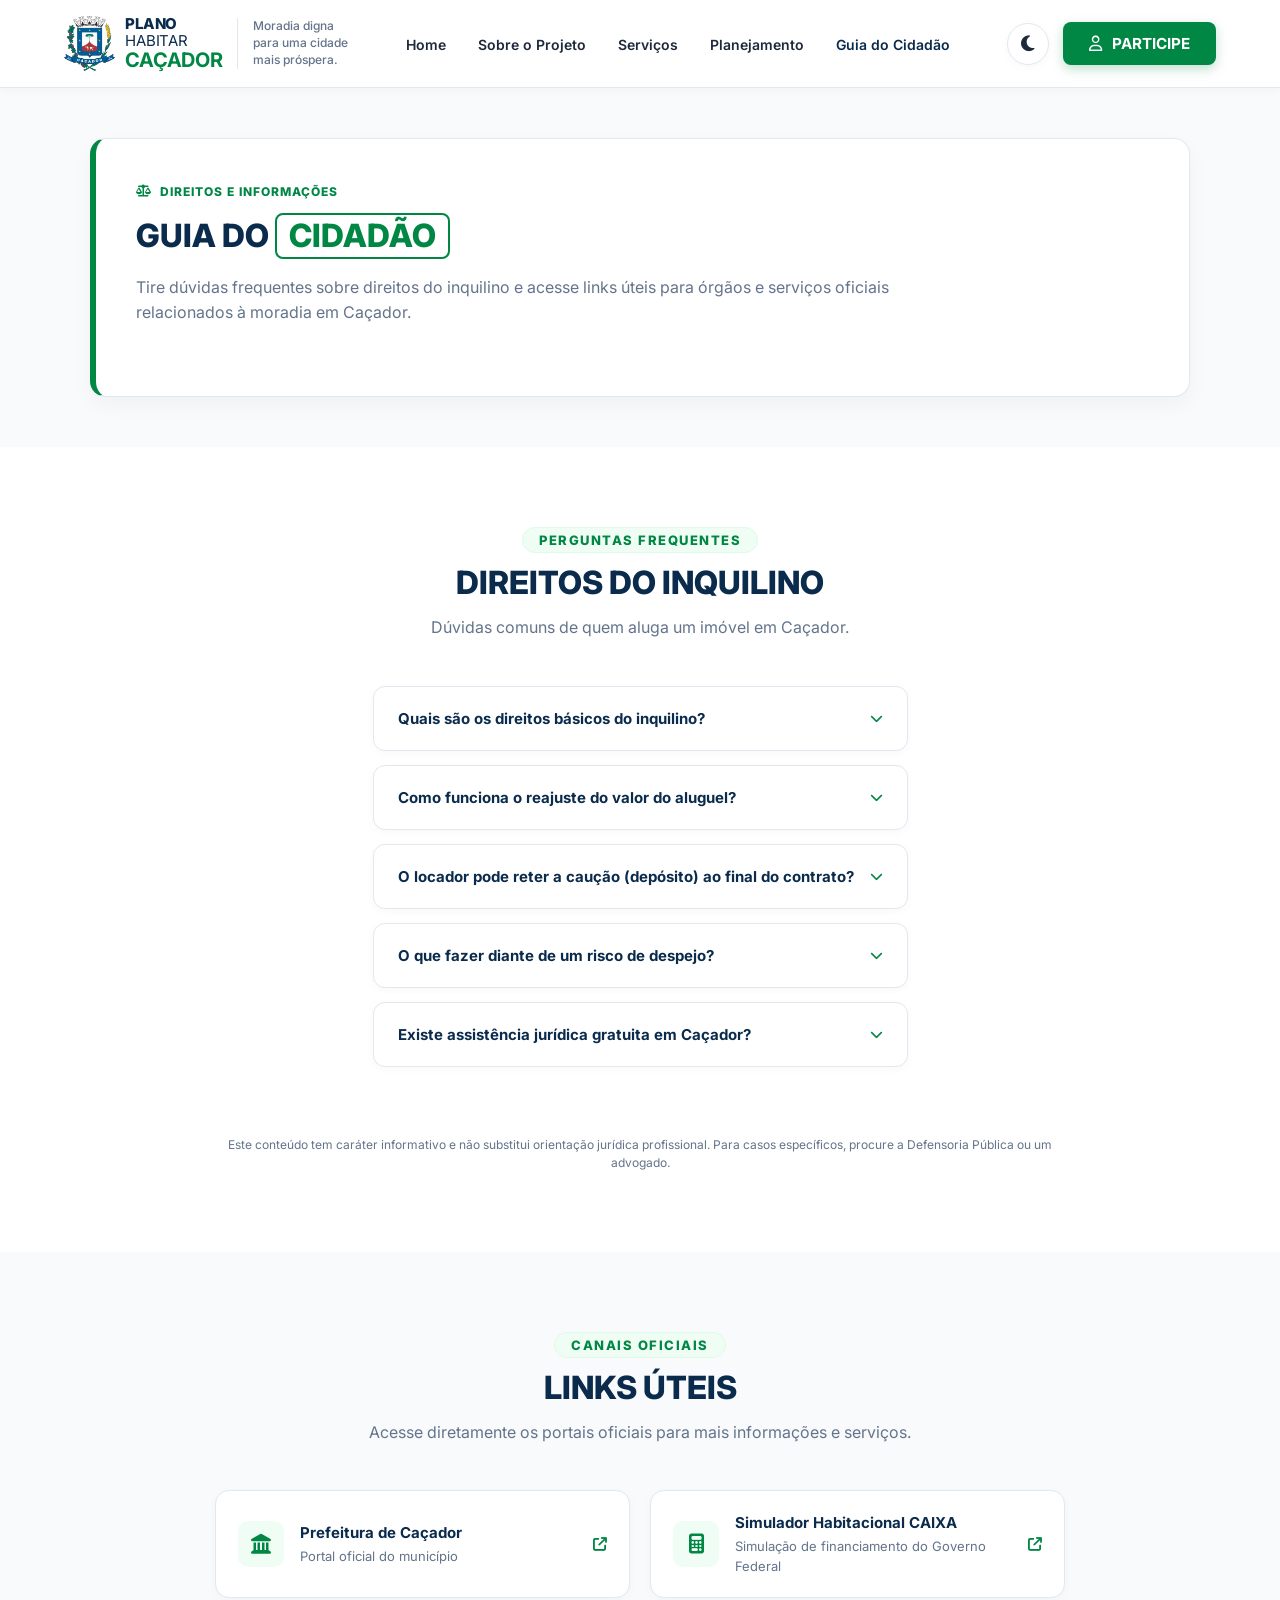
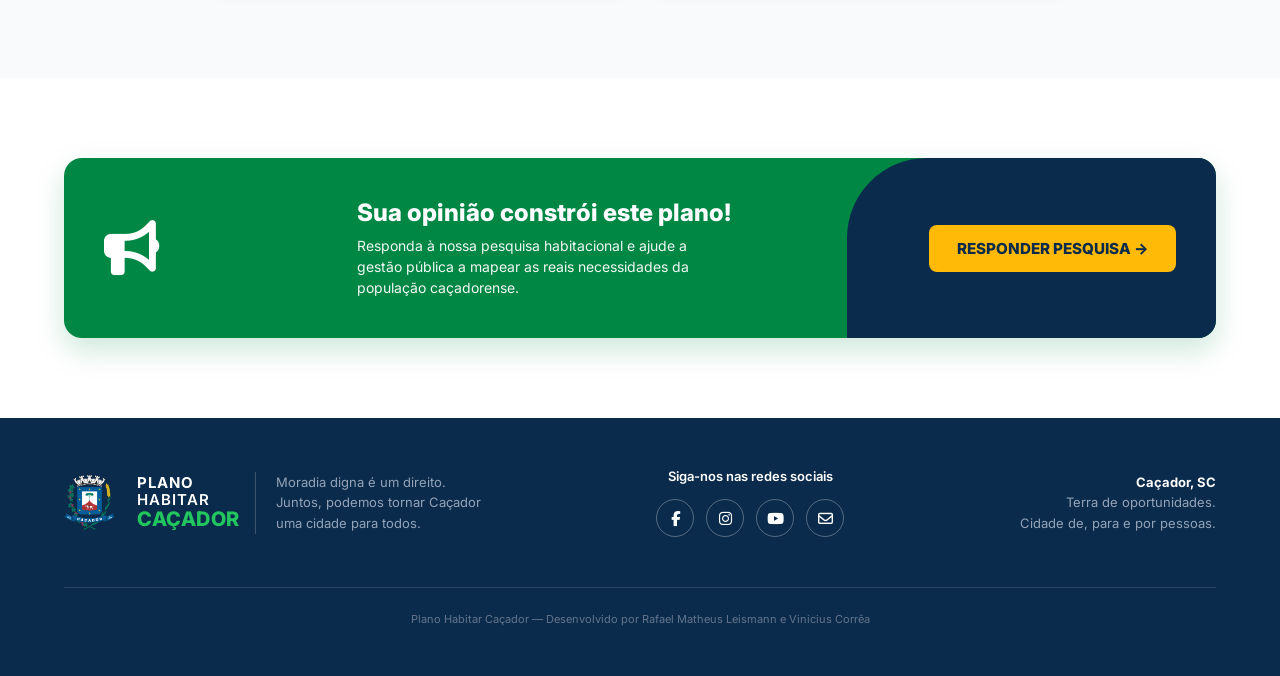
<file: guia_do_cidadao.html>
<!DOCTYPE html>
<html lang="pt-BR">
<head>
    <meta charset="UTF-8">
    <meta name="viewport" content="width=device-width, initial-scale=1.0">
    <title>Guia do Cidadão - Plano Habitar Caçador</title>
    <link rel="stylesheet" href="style.css">
    <link rel="icon" type="image/svg+xml" href="favicon.svg">
    <!-- Font Awesome para Ícones -->
    <link rel="stylesheet" href="https://cdnjs.cloudflare.com/ajax/libs/font-awesome/6.4.0/css/all.min.css">
    <!-- Google Fonts Inter -->
    <link href="https://fonts.googleapis.com/css2?family=Inter:wght@300;400;500;600;700;800&display=swap" rel="stylesheet">
</head>
<body>

    <!-- VLibras: widget oficial do Governo Federal (Libras) -->
    <div vw class="enabled">
        <div vw-access-button class="active"></div>
        <div vw-plugin-wrapper>
            <div class="vw-plugin-top-wrapper"></div>
        </div>
    </div>
    <script src="https://vlibras.gov.br/app/vlibras-plugin.js"></script>
    <script>
        new window.VLibras.Widget('https://vlibras.gov.br/app/');
    </script>

    <!-- CABEÇALHO / NAVBAR -->
    <header class="navbar">
        <div class="logo-container">
            <a href="index.html" class="logo-brand">
                <img src="brasaocacador.jpg" alt="Brasão do Município de Caçador" class="logo-brasao">
                <div class="logo-text">
                    <h1>PLANO<span>HABITAR</span><strong>CAÇADOR</strong></h1>
                </div>
            </a>
            <div class="logo-slogan">
                Moradia digna<br>para uma cidade<br>mais próspera.
            </div>
        </div>

        <nav class="nav-links">
            <a href="index.html">Home</a>
            <a href="sobre_o_projeto.html">Sobre o Projeto</a>
            <a href="servicos.html">Serviços</a>
            <a href="planejamento.html">Planejamento</a>
            <a href="guia_do_cidadao.html" class="active">Guia do Cidadão</a>
        </nav>

        <div class="header-actions">
            <button id="theme-toggle" class="btn-theme-toggle" aria-label="Alternar Tema Claro/Escuro" title="Alternar Modo Escuro">
                <i id="theme-icon" class="fa-solid fa-moon"></i>
            </button>
            <a href="index.html#pesquisa" class="btn btn-green"><i class="fa-regular fa-user"></i> PARTICIPE</a>
        </div>
    </header>

    <!-- INTRODUÇÃO AO GUIA -->
    <section class="sobre-projeto-section">
        <div class="sobre-projeto-container">
            <div class="sobre-badge">
                <i class="fa-solid fa-scale-balanced"></i> DIREITOS E INFORMAÇÕES
            </div>

            <h1 class="sobre-titulo">
                GUIA DO <span class="destaque-plano">CIDADÃO</span>
            </h1>

            <p class="sobre-descricao">
                Tire dúvidas frequentes sobre direitos do inquilino e acesse links úteis para órgãos e serviços oficiais relacionados à moradia em Caçador.
            </p>
        </div>
    </section>

    <!-- FAQ -->
    <section class="panorama">
        <div class="panorama-header">
            <span class="section-tag">PERGUNTAS FREQUENTES</span>
            <h2>DIREITOS DO INQUILINO</h2>
            <p>Dúvidas comuns de quem aluga um imóvel em Caçador.</p>
        </div>

        <div class="faq-list">
            <details class="faq-item">
                <summary>Quais são os direitos básicos do inquilino?</summary>
                <p>O inquilino tem direito a receber o imóvel em condições de uso, obter recibo de todos os pagamentos feitos, ser informado com antecedência sobre o fim do contrato e reaver o valor da caução ao término da locação, caso não haja dívidas ou danos ao imóvel.</p>
            </details>
            <details class="faq-item">
                <summary>Como funciona o reajuste do valor do aluguel?</summary>
                <p>O reajuste costuma ocorrer uma vez por ano, seguindo o índice definido em contrato (como IGP-M ou IPCA). O valor não pode ser alterado fora desse prazo ou índice combinado, salvo acordo entre as partes.</p>
            </details>
            <details class="faq-item">
                <summary>O locador pode reter a caução (depósito) ao final do contrato?</summary>
                <p>Somente em caso de dívidas pendentes (aluguel, condomínio, contas) ou danos comprovados ao imóvel que não sejam desgaste natural de uso. Caso contrário, o valor deve ser devolvido integralmente ao inquilino.</p>
            </details>
            <details class="faq-item">
                <summary>O que fazer diante de um risco de despejo?</summary>
                <p>Busque orientação o quanto antes junto à Defensoria Pública, ao Procon ou a um advogado. Muitas situações podem ser negociadas diretamente com o locador antes de chegar a uma ação judicial.</p>
            </details>
            <details class="faq-item">
                <summary>Existe assistência jurídica gratuita em Caçador?</summary>
                <p>Sim. A Defensoria Pública e núcleos de prática jurídica de instituições de ensino da região oferecem orientação gratuita para questões relacionadas à locação de imóveis.</p>
            </details>
        </div>

        <p class="faq-disclaimer">
            Este conteúdo tem caráter informativo e não substitui orientação jurídica profissional. Para casos específicos, procure a Defensoria Pública ou um advogado.
        </p>
    </section>

    <!-- LINKS ÚTEIS -->
    <section class="panorama" style="background-color: var(--bg-section-alt);">
        <div class="panorama-header">
            <span class="section-tag">CANAIS OFICIAIS</span>
            <h2>LINKS ÚTEIS</h2>
            <p>Acesse diretamente os portais oficiais para mais informações e serviços.</p>
        </div>

        <div class="links-uteis-grid">
            <a href="https://cacador.sc.gov.br/" target="_blank" rel="noopener noreferrer" class="link-card">
                <div class="link-icon"><i class="fa-solid fa-landmark"></i></div>
                <div class="link-text">
                    <strong>Prefeitura de Caçador</strong>
                    <span>Portal oficial do município</span>
                </div>
                <i class="fa-solid fa-arrow-up-right-from-square link-arrow"></i>
            </a>
            <a href="https://www.caixa.gov.br/simule-habitacao" target="_blank" rel="noopener noreferrer" class="link-card">
                <div class="link-icon"><i class="fa-solid fa-calculator"></i></div>
                <div class="link-text">
                    <strong>Simulador Habitacional CAIXA</strong>
                    <span>Simulação de financiamento do Governo Federal</span>
                </div>
                <i class="fa-solid fa-arrow-up-right-from-square link-arrow"></i>
            </a>
        </div>
    </section>

    <!-- CALL TO ACTION -->
    <section class="cta-section" style="padding-bottom: 80px;">
        <div class="cta-box">
            <div class="cta-icon">
                <i class="fa-solid fa-bullhorn"></i>
            </div>
            <div class="cta-content">
                <h2>Sua opinião constrói este plano!</h2>
                <p>Responda à nossa pesquisa habitacional e ajude a gestão pública a mapear as reais necessidades da população caçadorense.</p>
            </div>
            <a href="https://docs.google.com/forms/d/e/1FAIpQLSewV85OoJQ3cArlmn6vn6lVAgEoa7BUQ8nGz9EV23yz-bv1gg/viewform?usp=publish-editor" target="_blank" class="btn btn-yellow-dark">RESPONDER PESQUISA &rarr;</a>
        </div>
    </section>

    <!-- RODAPÉ -->
    <footer>
        <div class="footer-logo">
            <a href="index.html" class="footer-brand">
                <img src="brasaocacador.jpg" alt="Brasão do Município de Caçador" class="logo-brasao">
                <div class="logo-text">
                    <h2>PLANO<span>HABITAR</span><strong>CAÇADOR</strong></h2>
                </div>
            </a>
            <div class="footer-slogan">
                Moradia digna é um direito.<br>
                Juntos, podemos tornar Caçador<br>
                uma cidade para todos.
            </div>
        </div>

        <div class="footer-social">
            <p>Siga-nos nas redes sociais</p>
            <div class="social-icons">
                <a href="#"><i class="fa-brands fa-facebook-f"></i></a>
                <a href="#"><i class="fa-brands fa-instagram"></i></a>
                <a href="#"><i class="fa-brands fa-youtube"></i></a>
                <a href="#"><i class="fa-regular fa-envelope"></i></a>
            </div>
        </div>

        <div class="footer-location">
            <strong>Caçador, SC</strong><br>
            Terra de oportunidades.<br>
            Cidade de, para e por pessoas.
        </div>

        <div class="footer-credit">
            Plano Habitar Caçador &mdash; Desenvolvido por Rafael Matheus Leismann e Vinicius Corrêa
        </div>
    </footer>

    <!-- SCRIPTS -->
    <script src="scripts.js"></script>
</body>
</html>
</file>
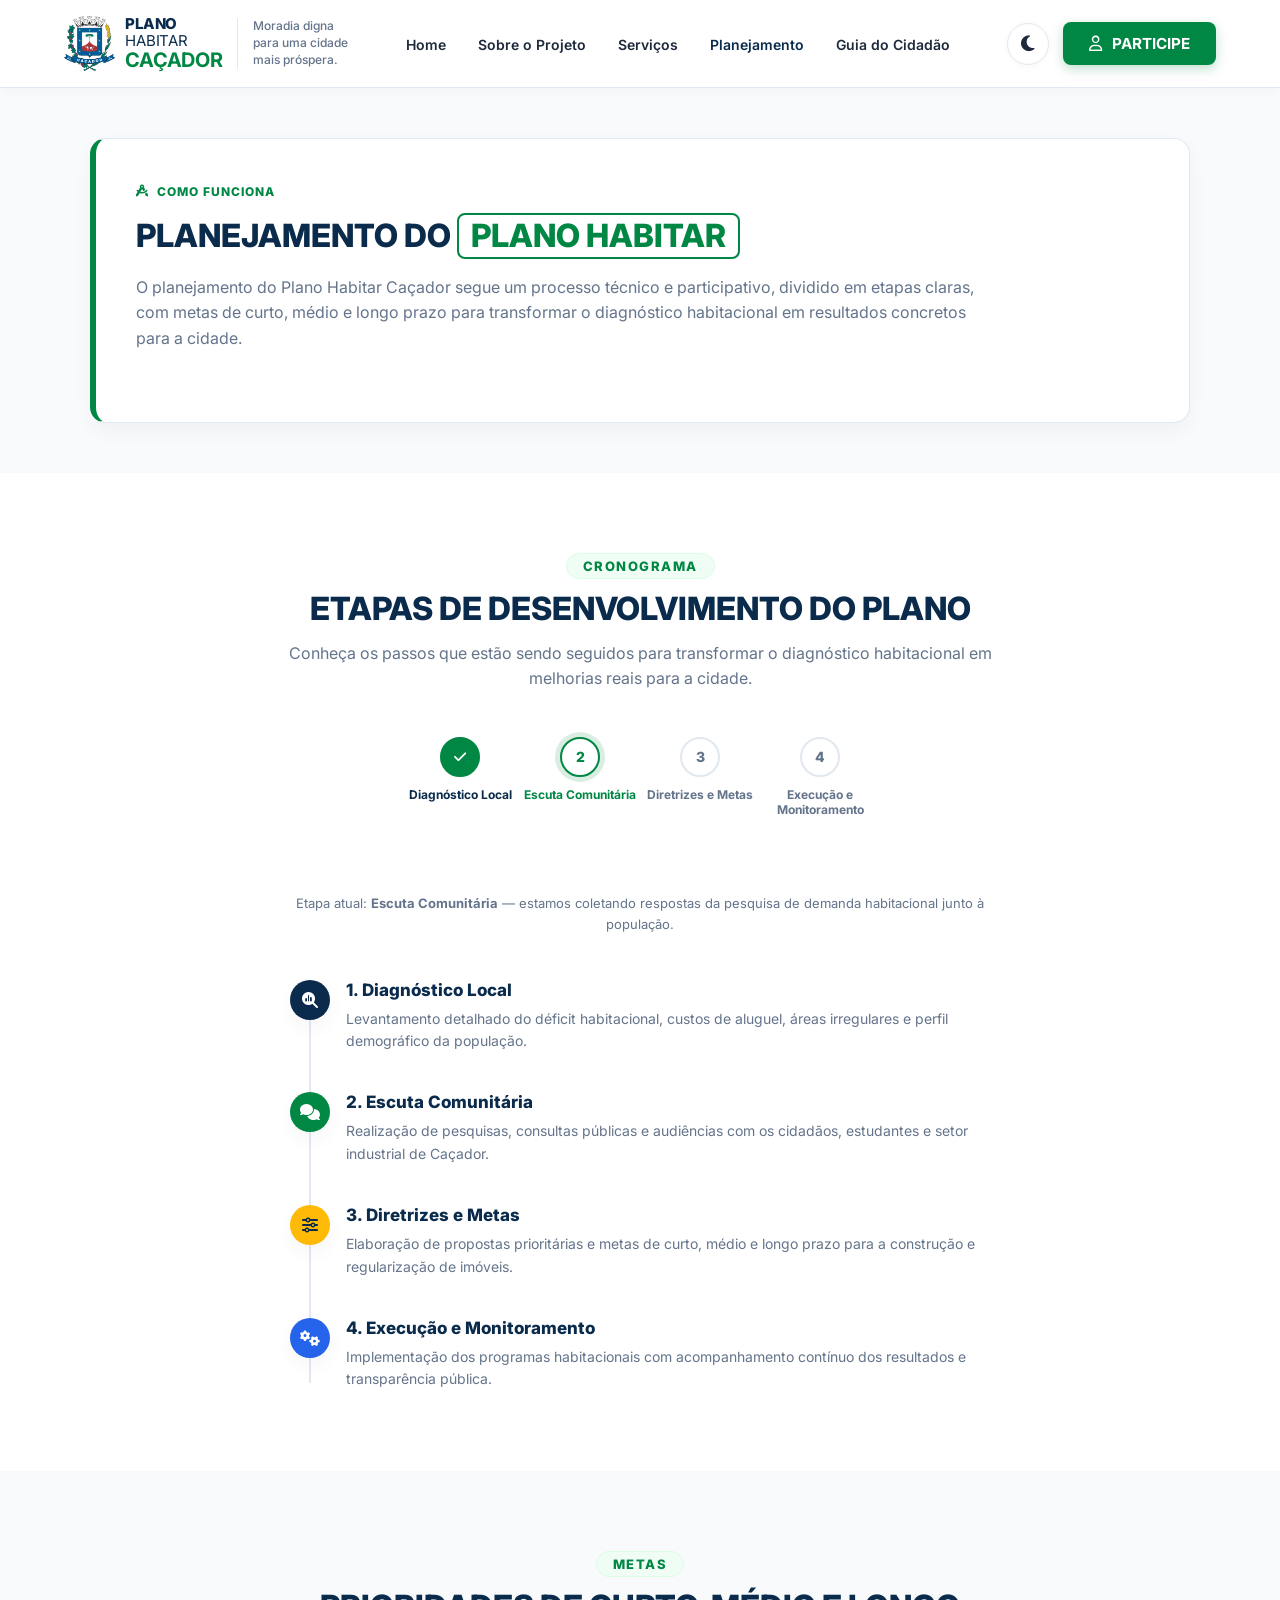
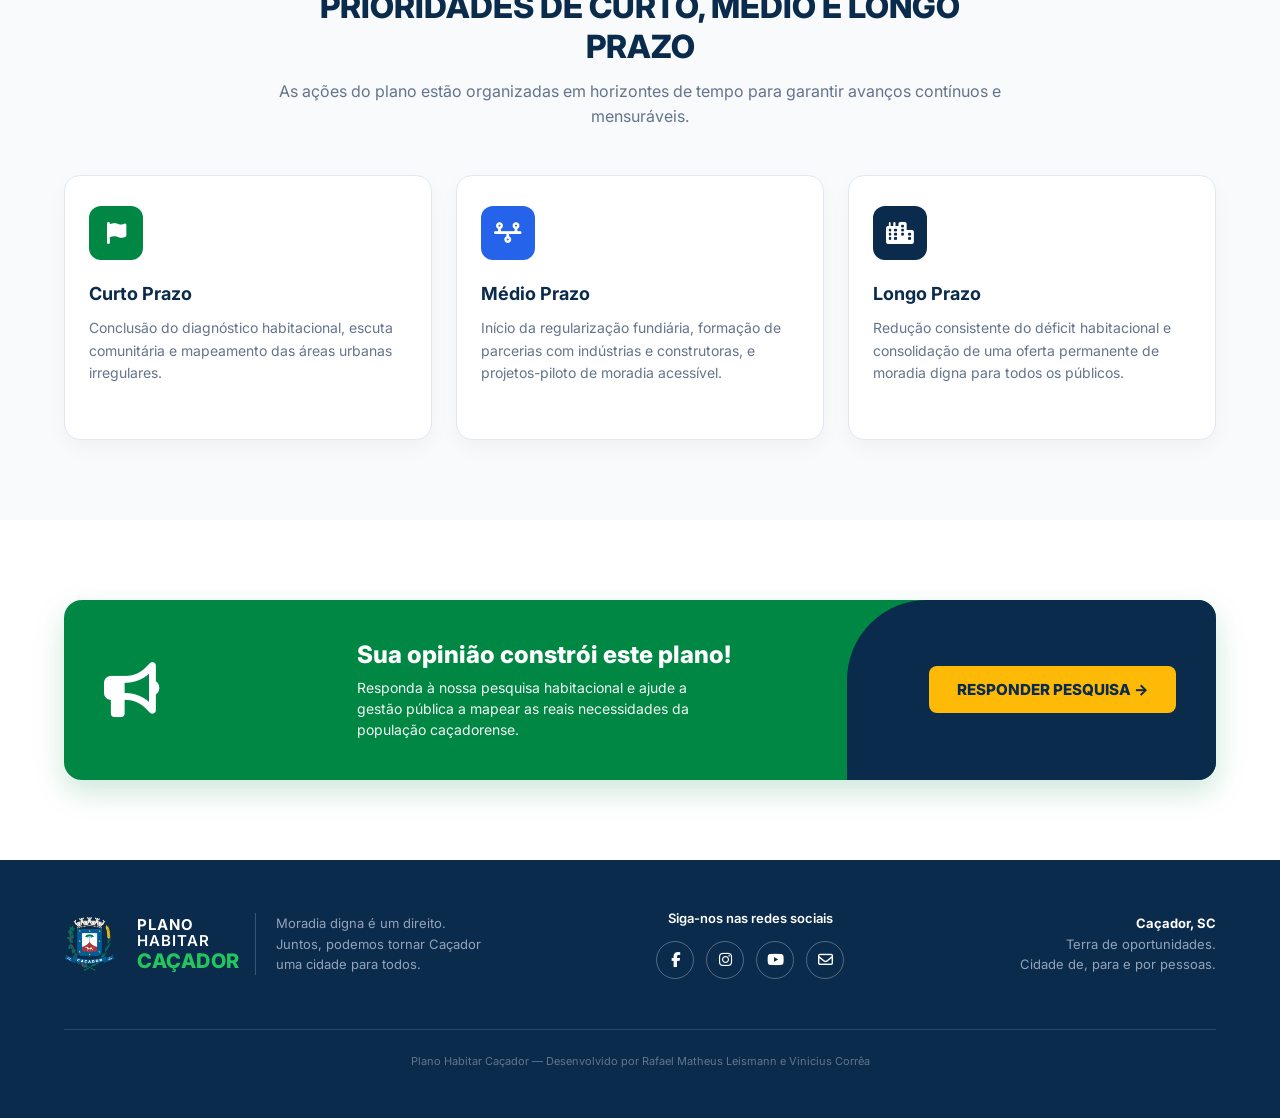
<file: planejamento.html>
<!DOCTYPE html>
<html lang="pt-BR">
<head>
    <meta charset="UTF-8">
    <meta name="viewport" content="width=device-width, initial-scale=1.0">
    <title>Planejamento - Plano Habitar Caçador</title>
    <link rel="stylesheet" href="style.css">
    <link rel="icon" type="image/svg+xml" href="favicon.svg">
    <!-- Font Awesome para Ícones -->
    <link rel="stylesheet" href="https://cdnjs.cloudflare.com/ajax/libs/font-awesome/6.4.0/css/all.min.css">
    <!-- Google Fonts Inter -->
    <link href="https://fonts.googleapis.com/css2?family=Inter:wght@300;400;500;600;700;800&display=swap" rel="stylesheet">
</head>
<body>

    <!-- VLibras: widget oficial do Governo Federal (Libras) -->
    <div vw class="enabled">
        <div vw-access-button class="active"></div>
        <div vw-plugin-wrapper>
            <div class="vw-plugin-top-wrapper"></div>
        </div>
    </div>
    <script src="https://vlibras.gov.br/app/vlibras-plugin.js"></script>
    <script>
        new window.VLibras.Widget('https://vlibras.gov.br/app/');
    </script>

    <!-- CABEÇALHO / NAVBAR -->
    <header class="navbar">
        <div class="logo-container">
            <a href="index.html" class="logo-brand">
                <img src="brasaocacador.jpg" alt="Brasão do Município de Caçador" class="logo-brasao">
                <div class="logo-text">
                    <h1>PLANO<span>HABITAR</span><strong>CAÇADOR</strong></h1>
                </div>
            </a>
            <div class="logo-slogan">
                Moradia digna<br>para uma cidade<br>mais próspera.
            </div>
        </div>

        <nav class="nav-links">
            <a href="index.html">Home</a>
            <a href="sobre_o_projeto.html">Sobre o Projeto</a>
            <a href="servicos.html">Serviços</a>
            <a href="planejamento.html" class="active">Planejamento</a>
            <a href="guia_do_cidadao.html">Guia do Cidadão</a>
        </nav>

        <div class="header-actions">
            <button id="theme-toggle" class="btn-theme-toggle" aria-label="Alternar Tema Claro/Escuro" title="Alternar Modo Escuro">
                <i id="theme-icon" class="fa-solid fa-moon"></i>
            </button>
            <a href="index.html#pesquisa" class="btn btn-green"><i class="fa-regular fa-user"></i> PARTICIPE</a>
        </div>
    </header>

    <!-- INTRODUÇÃO AO PLANEJAMENTO -->
    <section class="sobre-projeto-section">
        <div class="sobre-projeto-container">
            <div class="sobre-badge">
                <i class="fa-solid fa-compass-drafting"></i> COMO FUNCIONA
            </div>

            <h1 class="sobre-titulo">
                PLANEJAMENTO DO <span class="destaque-plano">PLANO HABITAR</span>
            </h1>

            <p class="sobre-descricao">
                O planejamento do Plano Habitar Caçador segue um processo técnico e participativo, dividido em etapas claras, com metas de curto, médio e longo prazo para transformar o diagnóstico habitacional em resultados concretos para a cidade.
            </p>
        </div>
    </section>

    <!-- ETAPAS DO PLANEJAMENTO -->
    <section class="panorama">
        <div class="panorama-header">
            <span class="section-tag">CRONOGRAMA</span>
            <h2>ETAPAS DE DESENVOLVIMENTO DO PLANO</h2>
            <p>Conheça os passos que estão sendo seguidos para transformar o diagnóstico habitacional em melhorias reais para a cidade.</p>
        </div>

        <!-- Atualize as classes "completed" / "active" conforme o andamento real do projeto -->
        <div class="stepper">
            <div class="step completed">
                <div class="step-circle"><i class="fa-solid fa-check"></i></div>
                <span>Diagnóstico Local</span>
            </div>
            <div class="step-line completed"></div>
            <div class="step active">
                <div class="step-circle">2</div>
                <span>Escuta Comunitária</span>
            </div>
            <div class="step-line"></div>
            <div class="step">
                <div class="step-circle">3</div>
                <span>Diretrizes e Metas</span>
            </div>
            <div class="step-line"></div>
            <div class="step">
                <div class="step-circle">4</div>
                <span>Execução e Monitoramento</span>
            </div>
        </div>
        <p class="stepper-caption">Etapa atual: <strong>Escuta Comunitária</strong> — estamos coletando respostas da pesquisa de demanda habitacional junto à população.</p>

        <div class="timeline">
            <div class="timeline-item">
                <div class="timeline-marker dark-blue"><i class="fa-solid fa-magnifying-glass-chart"></i></div>
                <div class="timeline-content">
                    <h4>1. Diagnóstico Local</h4>
                    <p>Levantamento detalhado do déficit habitacional, custos de aluguel, áreas irregulares e perfil demográfico da população.</p>
                </div>
            </div>
            <div class="timeline-item">
                <div class="timeline-marker green"><i class="fa-solid fa-comments"></i></div>
                <div class="timeline-content">
                    <h4>2. Escuta Comunitária</h4>
                    <p>Realização de pesquisas, consultas públicas e audiências com os cidadãos, estudantes e setor industrial de Caçador.</p>
                </div>
            </div>
            <div class="timeline-item">
                <div class="timeline-marker yellow"><i class="fa-solid fa-sliders"></i></div>
                <div class="timeline-content">
                    <h4>3. Diretrizes e Metas</h4>
                    <p>Elaboração de propostas prioritárias e metas de curto, médio e longo prazo para a construção e regularização de imóveis.</p>
                </div>
            </div>
            <div class="timeline-item">
                <div class="timeline-marker blue"><i class="fa-solid fa-gears"></i></div>
                <div class="timeline-content">
                    <h4>4. Execução e Monitoramento</h4>
                    <p>Implementação dos programas habitacionais com acompanhamento contínuo dos resultados e transparência pública.</p>
                </div>
            </div>
        </div>
    </section>

    <!-- METAS POR PRAZO -->
    <section class="panorama" style="background-color: var(--bg-section-alt);">
        <div class="panorama-header">
            <span class="section-tag">METAS</span>
            <h2>PRIORIDADES DE CURTO, MÉDIO E LONGO PRAZO</h2>
            <p>As ações do plano estão organizadas em horizontes de tempo para garantir avanços contínuos e mensuráveis.</p>
        </div>

        <div class="cards-container" style="grid-template-columns: repeat(3, 1fr);">
            <div class="card">
                <div class="card-icon green"><i class="fa-solid fa-flag"></i></div>
                <h4>Curto Prazo</h4>
                <p>Conclusão do diagnóstico habitacional, escuta comunitária e mapeamento das áreas urbanas irregulares.</p>
            </div>
            <div class="card">
                <div class="card-icon blue"><i class="fa-solid fa-timeline"></i></div>
                <h4>Médio Prazo</h4>
                <p>Início da regularização fundiária, formação de parcerias com indústrias e construtoras, e projetos-piloto de moradia acessível.</p>
            </div>
            <div class="card">
                <div class="card-icon dark-blue"><i class="fa-solid fa-city"></i></div>
                <h4>Longo Prazo</h4>
                <p>Redução consistente do déficit habitacional e consolidação de uma oferta permanente de moradia digna para todos os públicos.</p>
            </div>
        </div>
    </section>

    <!-- CALL TO ACTION -->
    <section class="cta-section" style="padding-bottom: 80px;">
        <div class="cta-box">
            <div class="cta-icon">
                <i class="fa-solid fa-bullhorn"></i>
            </div>
            <div class="cta-content">
                <h2>Sua opinião constrói este plano!</h2>
                <p>Responda à nossa pesquisa habitacional e ajude a gestão pública a mapear as reais necessidades da população caçadorense.</p>
            </div>
            <a href="https://docs.google.com/forms/d/e/1FAIpQLSewV85OoJQ3cArlmn6vn6lVAgEoa7BUQ8nGz9EV23yz-bv1gg/viewform?usp=publish-editor" target="_blank" class="btn btn-yellow-dark">RESPONDER PESQUISA &rarr;</a>
        </div>
    </section>

    <!-- RODAPÉ -->
    <footer>
        <div class="footer-logo">
            <a href="index.html" class="footer-brand">
                <img src="brasaocacador.jpg" alt="Brasão do Município de Caçador" class="logo-brasao">
                <div class="logo-text">
                    <h2>PLANO<span>HABITAR</span><strong>CAÇADOR</strong></h2>
                </div>
            </a>
            <div class="footer-slogan">
                Moradia digna é um direito.<br>
                Juntos, podemos tornar Caçador<br>
                uma cidade para todos.
            </div>
        </div>

        <div class="footer-social">
            <p>Siga-nos nas redes sociais</p>
            <div class="social-icons">
                <a href="#"><i class="fa-brands fa-facebook-f"></i></a>
                <a href="#"><i class="fa-brands fa-instagram"></i></a>
                <a href="#"><i class="fa-brands fa-youtube"></i></a>
                <a href="#"><i class="fa-regular fa-envelope"></i></a>
            </div>
        </div>

        <div class="footer-location">
            <strong>Caçador, SC</strong><br>
            Terra de oportunidades.<br>
            Cidade de, para e por pessoas.
        </div>

        <div class="footer-credit">
            Plano Habitar Caçador &mdash; Desenvolvido por Rafael Matheus Leismann e Vinicius Corrêa
        </div>
    </footer>

    <!-- SCRIPTS -->
    <script src="scripts.js"></script>
</body>
</html>
</file>
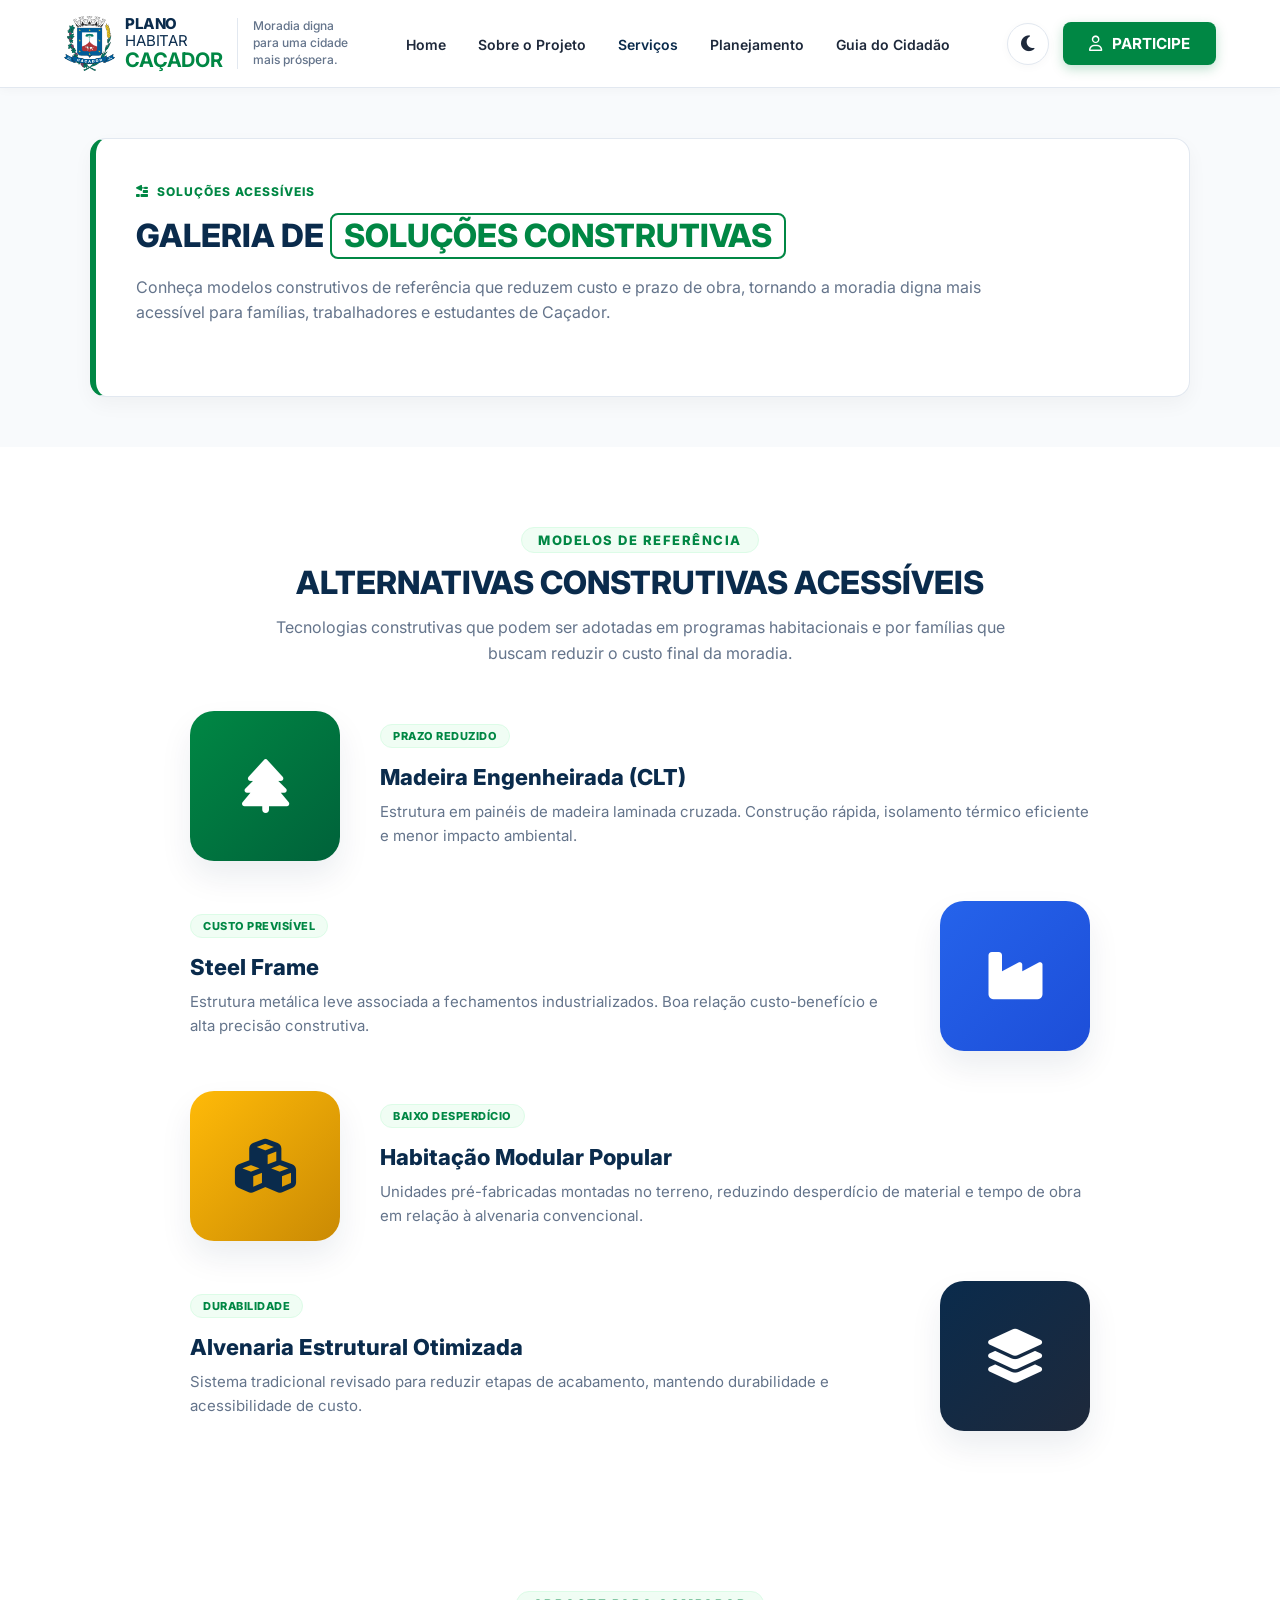
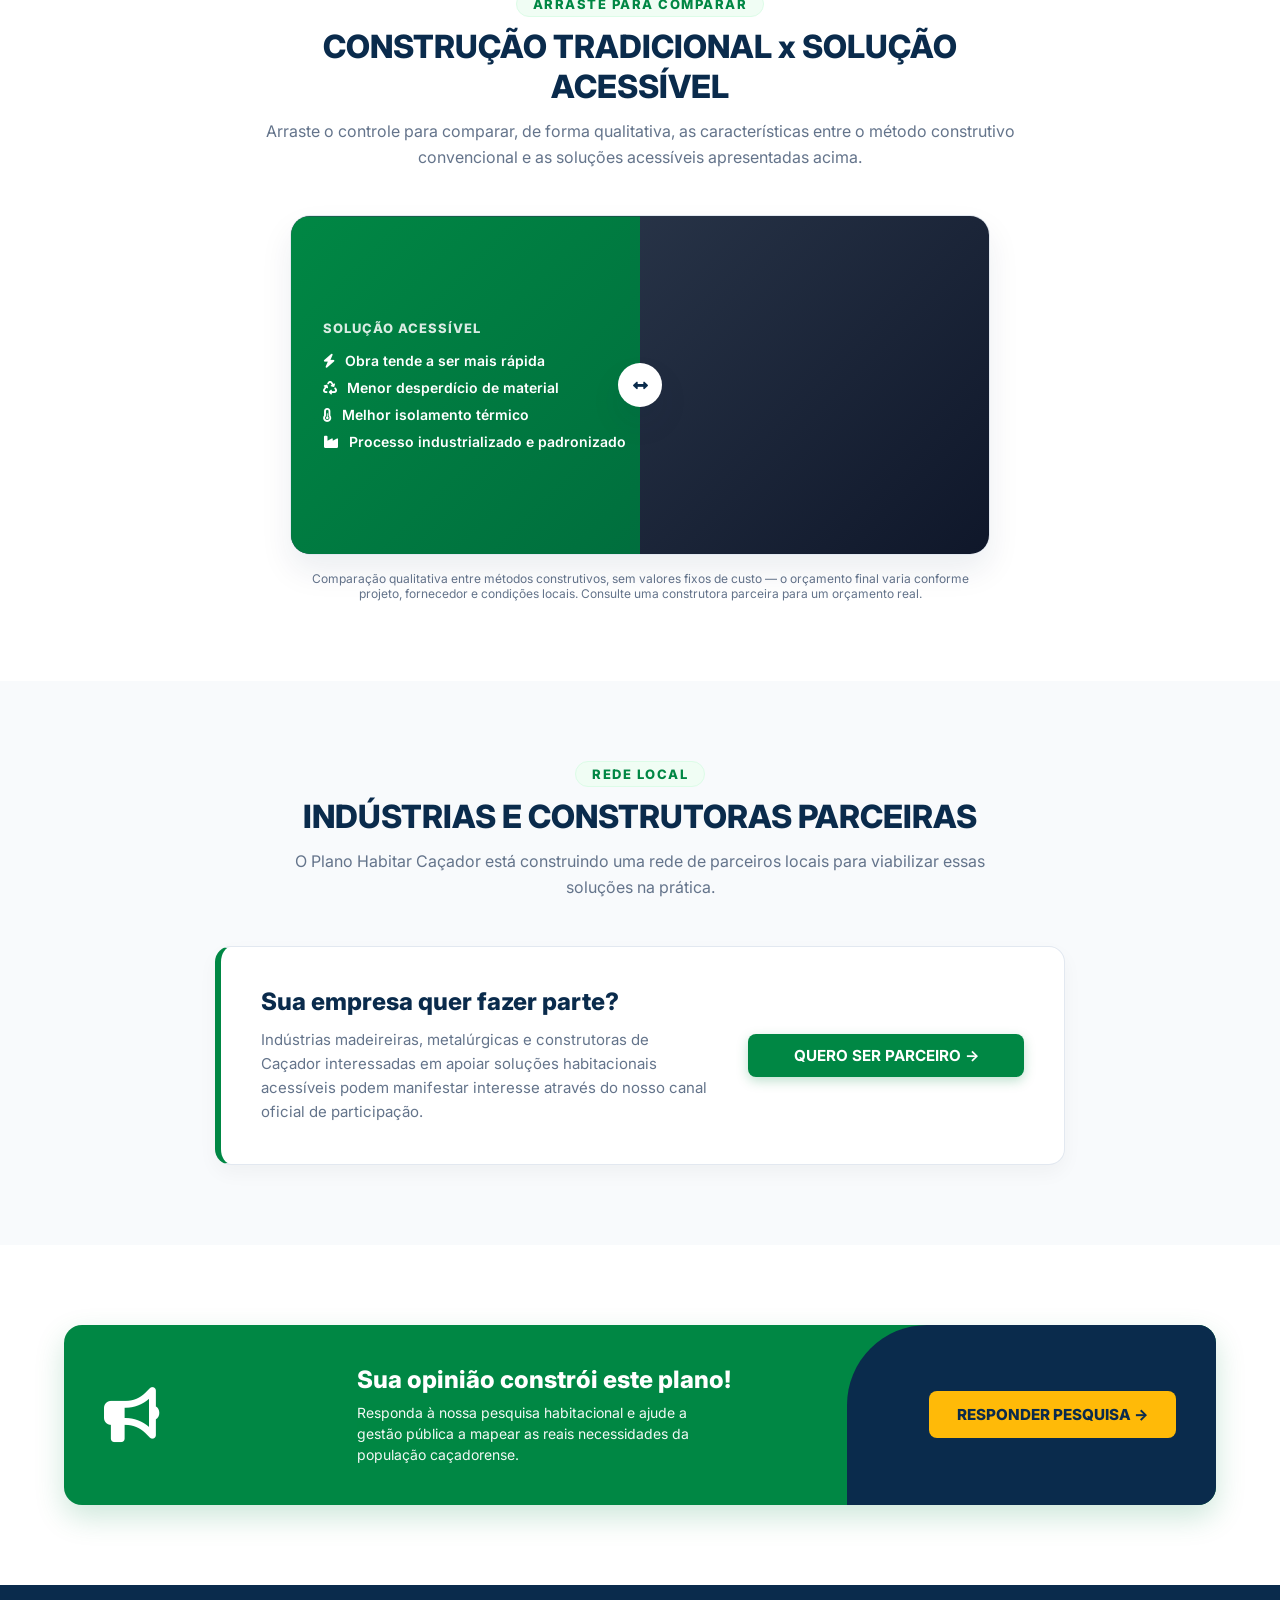
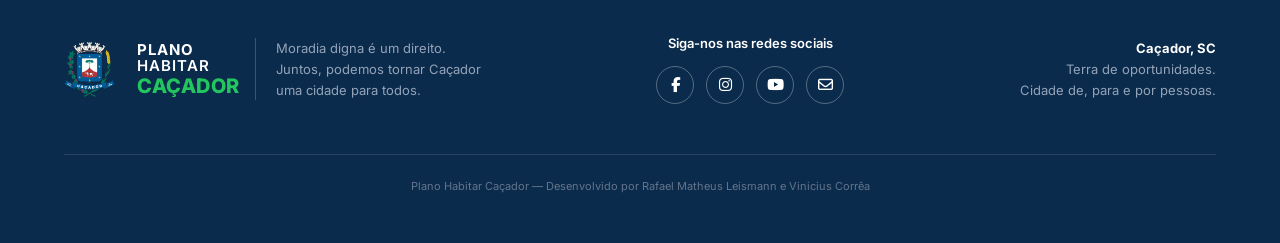
<file: servicos.html>
<!DOCTYPE html>
<html lang="pt-BR">
<head>
    <meta charset="UTF-8">
    <meta name="viewport" content="width=device-width, initial-scale=1.0">
    <title>Serviços - Plano Habitar Caçador</title>
    <link rel="stylesheet" href="style.css">
    <link rel="icon" type="image/svg+xml" href="favicon.svg">
    <!-- Font Awesome para Ícones -->
    <link rel="stylesheet" href="https://cdnjs.cloudflare.com/ajax/libs/font-awesome/6.4.0/css/all.min.css">
    <!-- Google Fonts Inter -->
    <link href="https://fonts.googleapis.com/css2?family=Inter:wght@300;400;500;600;700;800&display=swap" rel="stylesheet">
</head>
<body>

    <!-- VLibras: widget oficial do Governo Federal (Libras) -->
    <div vw class="enabled">
        <div vw-access-button class="active"></div>
        <div vw-plugin-wrapper>
            <div class="vw-plugin-top-wrapper"></div>
        </div>
    </div>
    <script src="https://vlibras.gov.br/app/vlibras-plugin.js"></script>
    <script>
        new window.VLibras.Widget('https://vlibras.gov.br/app/');
    </script>

    <!-- CABEÇALHO / NAVBAR -->
    <header class="navbar">
        <div class="logo-container">
            <a href="index.html" class="logo-brand">
                <img src="brasaocacador.jpg" alt="Brasão do Município de Caçador" class="logo-brasao">
                <div class="logo-text">
                    <h1>PLANO<span>HABITAR</span><strong>CAÇADOR</strong></h1>
                </div>
            </a>
            <div class="logo-slogan">
                Moradia digna<br>para uma cidade<br>mais próspera.
            </div>
        </div>

        <nav class="nav-links">
            <a href="index.html">Home</a>
            <a href="sobre_o_projeto.html">Sobre o Projeto</a>
            <a href="servicos.html" class="active">Serviços</a>
            <a href="planejamento.html">Planejamento</a>
            <a href="guia_do_cidadao.html">Guia do Cidadão</a>
        </nav>

        <div class="header-actions">
            <button id="theme-toggle" class="btn-theme-toggle" aria-label="Alternar Tema Claro/Escuro" title="Alternar Modo Escuro">
                <i id="theme-icon" class="fa-solid fa-moon"></i>
            </button>
            <a href="index.html#pesquisa" class="btn btn-green"><i class="fa-regular fa-user"></i> PARTICIPE</a>
        </div>
    </header>

    <!-- INTRODUÇÃO AOS SERVIÇOS -->
    <section class="sobre-projeto-section">
        <div class="sobre-projeto-container">
            <div class="sobre-badge">
                <i class="fa-solid fa-trowel-bricks"></i> SOLUÇÕES ACESSÍVEIS
            </div>

            <h1 class="sobre-titulo">
                GALERIA DE <span class="destaque-plano">SOLUÇÕES CONSTRUTIVAS</span>
            </h1>

            <p class="sobre-descricao">
                Conheça modelos construtivos de referência que reduzem custo e prazo de obra, tornando a moradia digna mais acessível para famílias, trabalhadores e estudantes de Caçador.
            </p>
        </div>
    </section>

    <!-- GALERIA DE MODELOS -->
    <section class="panorama">
        <div class="panorama-header">
            <span class="section-tag">MODELOS DE REFERÊNCIA</span>
            <h2>ALTERNATIVAS CONSTRUTIVAS ACESSÍVEIS</h2>
            <p>Tecnologias construtivas que podem ser adotadas em programas habitacionais e por famílias que buscam reduzir o custo final da moradia.</p>
        </div>

        <div class="feature-rows">
            <div class="feature-row">
                <div class="feature-visual green"><i class="fa-solid fa-tree"></i></div>
                <div class="feature-text">
                    <span class="card-tag">Prazo reduzido</span>
                    <h3>Madeira Engenheirada (CLT)</h3>
                    <p>Estrutura em painéis de madeira laminada cruzada. Construção rápida, isolamento térmico eficiente e menor impacto ambiental.</p>
                </div>
            </div>
            <div class="feature-row reverse">
                <div class="feature-visual blue"><i class="fa-solid fa-industry"></i></div>
                <div class="feature-text">
                    <span class="card-tag">Custo previsível</span>
                    <h3>Steel Frame</h3>
                    <p>Estrutura metálica leve associada a fechamentos industrializados. Boa relação custo-benefício e alta precisão construtiva.</p>
                </div>
            </div>
            <div class="feature-row">
                <div class="feature-visual yellow"><i class="fa-solid fa-cubes"></i></div>
                <div class="feature-text">
                    <span class="card-tag">Baixo desperdício</span>
                    <h3>Habitação Modular Popular</h3>
                    <p>Unidades pré-fabricadas montadas no terreno, reduzindo desperdício de material e tempo de obra em relação à alvenaria convencional.</p>
                </div>
            </div>
            <div class="feature-row reverse">
                <div class="feature-visual dark-blue"><i class="fa-solid fa-layer-group"></i></div>
                <div class="feature-text">
                    <span class="card-tag">Durabilidade</span>
                    <h3>Alvenaria Estrutural Otimizada</h3>
                    <p>Sistema tradicional revisado para reduzir etapas de acabamento, mantendo durabilidade e acessibilidade de custo.</p>
                </div>
            </div>
        </div>
    </section>

    <!-- COMPARADOR: TRADICIONAL x SOLUÇÃO ACESSÍVEL -->
    <section class="panorama">
        <div class="panorama-header">
            <span class="section-tag">ARRASTE PARA COMPARAR</span>
            <h2>CONSTRUÇÃO TRADICIONAL x SOLUÇÃO ACESSÍVEL</h2>
            <p>Arraste o controle para comparar, de forma qualitativa, as características entre o método construtivo convencional e as soluções acessíveis apresentadas acima.</p>
        </div>

        <div class="compare-wrapper">
            <div class="compare-slider">
                <div class="compare-panel tradicional">
                    <h4>Construção Tradicional</h4>
                    <ul>
                        <li><i class="fa-solid fa-clock"></i><span>Prazo de obra mais longo</span></li>
                        <li><i class="fa-solid fa-people-carry-box"></i><span>Depende de mais mão de obra especializada</span></li>
                        <li><i class="fa-solid fa-trash"></i><span>Maior geração de resíduos de obra</span></li>
                        <li><i class="fa-solid fa-cloud-rain"></i><span>Processo mais sensível a intempéries</span></li>
                    </ul>
                </div>
                <div class="compare-panel acessivel" id="compare-acessivel">
                    <h4>Solução Acessível</h4>
                    <ul>
                        <li><i class="fa-solid fa-bolt"></i><span>Obra tende a ser mais rápida</span></li>
                        <li><i class="fa-solid fa-recycle"></i><span>Menor desperdício de material</span></li>
                        <li><i class="fa-solid fa-temperature-half"></i><span>Melhor isolamento térmico</span></li>
                        <li><i class="fa-solid fa-industry"></i><span>Processo industrializado e padronizado</span></li>
                    </ul>
                </div>
                <div class="compare-handle" id="compare-handle" style="left: 50%;">
                    <div class="compare-handle-grip"><i class="fa-solid fa-left-right"></i></div>
                </div>
                <input type="range" min="0" max="100" value="50" id="compare-range" class="compare-range" aria-label="Comparar construção tradicional com solução acessível">
            </div>
            <p class="compare-caption">Comparação qualitativa entre métodos construtivos, sem valores fixos de custo — o orçamento final varia conforme projeto, fornecedor e condições locais. Consulte uma construtora parceira para um orçamento real.</p>
        </div>
    </section>

    <!-- INDÚSTRIAS E CONSTRUTORAS PARCEIRAS -->
    <section class="panorama" style="background-color: var(--bg-section-alt);">
        <div class="panorama-header">
            <span class="section-tag">REDE LOCAL</span>
            <h2>INDÚSTRIAS E CONSTRUTORAS PARCEIRAS</h2>
            <p>O Plano Habitar Caçador está construindo uma rede de parceiros locais para viabilizar essas soluções na prática.</p>
        </div>

        <div class="simulator-container" style="max-width: 850px;">
            <div class="simulator-text" style="flex: 2;">
                <h2>Sua empresa quer fazer parte?</h2>
                <p>Indústrias madeireiras, metalúrgicas e construtoras de Caçador interessadas em apoiar soluções habitacionais acessíveis podem manifestar interesse através do nosso canal oficial de participação.</p>
            </div>
            <a href="https://docs.google.com/forms/d/e/1FAIpQLSewV85OoJQ3cArlmn6vn6lVAgEoa7BUQ8nGz9EV23yz-bv1gg/viewform?usp=publish-editor" target="_blank" class="btn btn-green" style="flex: 1; justify-content: center;">QUERO SER PARCEIRO &rarr;</a>
        </div>
    </section>

    <!-- CALL TO ACTION -->
    <section class="cta-section" style="padding-bottom: 80px;">
        <div class="cta-box">
            <div class="cta-icon">
                <i class="fa-solid fa-bullhorn"></i>
            </div>
            <div class="cta-content">
                <h2>Sua opinião constrói este plano!</h2>
                <p>Responda à nossa pesquisa habitacional e ajude a gestão pública a mapear as reais necessidades da população caçadorense.</p>
            </div>
            <a href="https://docs.google.com/forms/d/e/1FAIpQLSewV85OoJQ3cArlmn6vn6lVAgEoa7BUQ8nGz9EV23yz-bv1gg/viewform?usp=publish-editor" target="_blank" class="btn btn-yellow-dark">RESPONDER PESQUISA &rarr;</a>
        </div>
    </section>

    <!-- RODAPÉ -->
    <footer>
        <div class="footer-logo">
            <a href="index.html" class="footer-brand">
                <img src="brasaocacador.jpg" alt="Brasão do Município de Caçador" class="logo-brasao">
                <div class="logo-text">
                    <h2>PLANO<span>HABITAR</span><strong>CAÇADOR</strong></h2>
                </div>
            </a>
            <div class="footer-slogan">
                Moradia digna é um direito.<br>
                Juntos, podemos tornar Caçador<br>
                uma cidade para todos.
            </div>
        </div>

        <div class="footer-social">
            <p>Siga-nos nas redes sociais</p>
            <div class="social-icons">
                <a href="#"><i class="fa-brands fa-facebook-f"></i></a>
                <a href="#"><i class="fa-brands fa-instagram"></i></a>
                <a href="#"><i class="fa-brands fa-youtube"></i></a>
                <a href="#"><i class="fa-regular fa-envelope"></i></a>
            </div>
        </div>

        <div class="footer-location">
            <strong>Caçador, SC</strong><br>
            Terra de oportunidades.<br>
            Cidade de, para e por pessoas.
        </div>

        <div class="footer-credit">
            Plano Habitar Caçador &mdash; Desenvolvido por Rafael Matheus Leismann e Vinicius Corrêa
        </div>
    </footer>

    <!-- SCRIPTS -->
    <script src="scripts.js"></script>
    <script>
        // Comparador interativo: Construção Tradicional x Solução Acessível
        const compareRange = document.getElementById('compare-range');
        const comparePanel = document.getElementById('compare-acessivel');
        const compareHandle = document.getElementById('compare-handle');

        if (compareRange && comparePanel && compareHandle) {
            compareRange.addEventListener('input', () => {
                const valor = Number(compareRange.value);
                comparePanel.style.clipPath = `inset(0 ${100 - valor}% 0 0)`;
                compareHandle.style.left = valor + '%';
            });
        }
    </script>
</body>
</html>
</file>
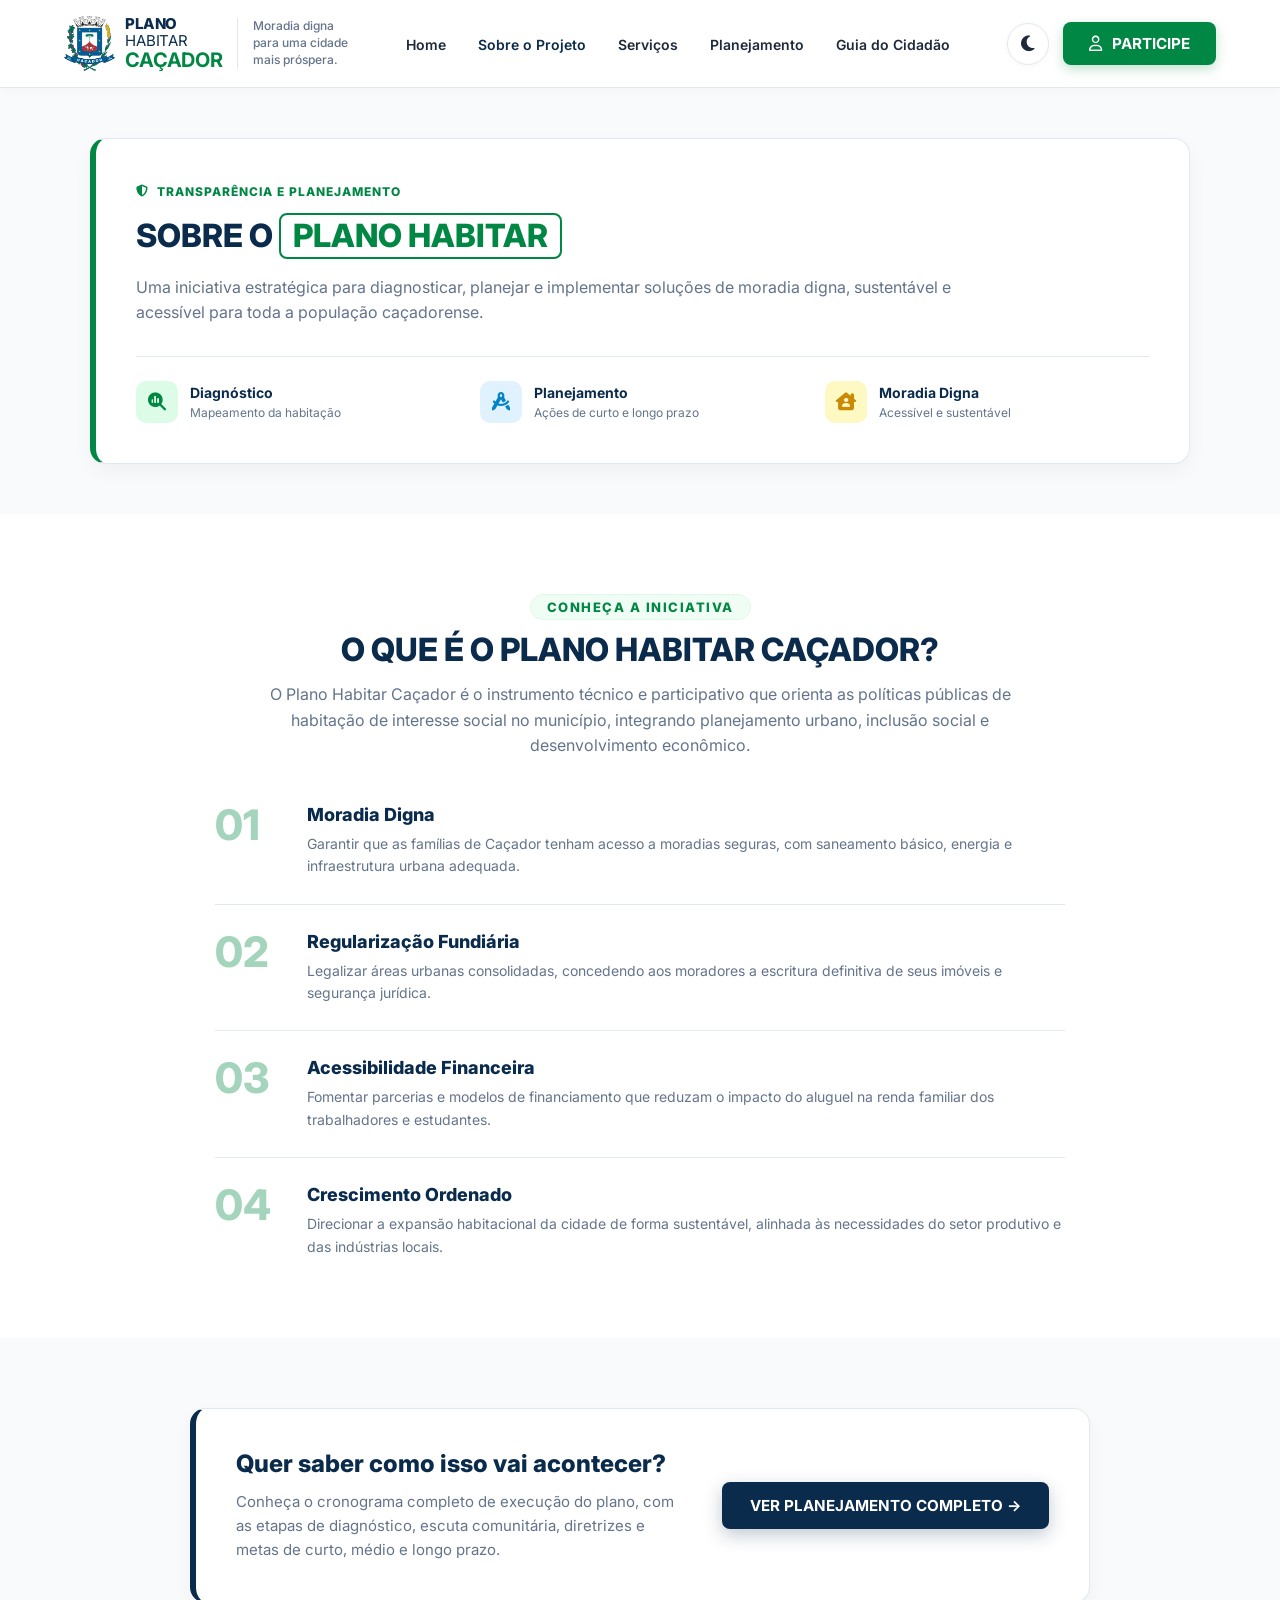
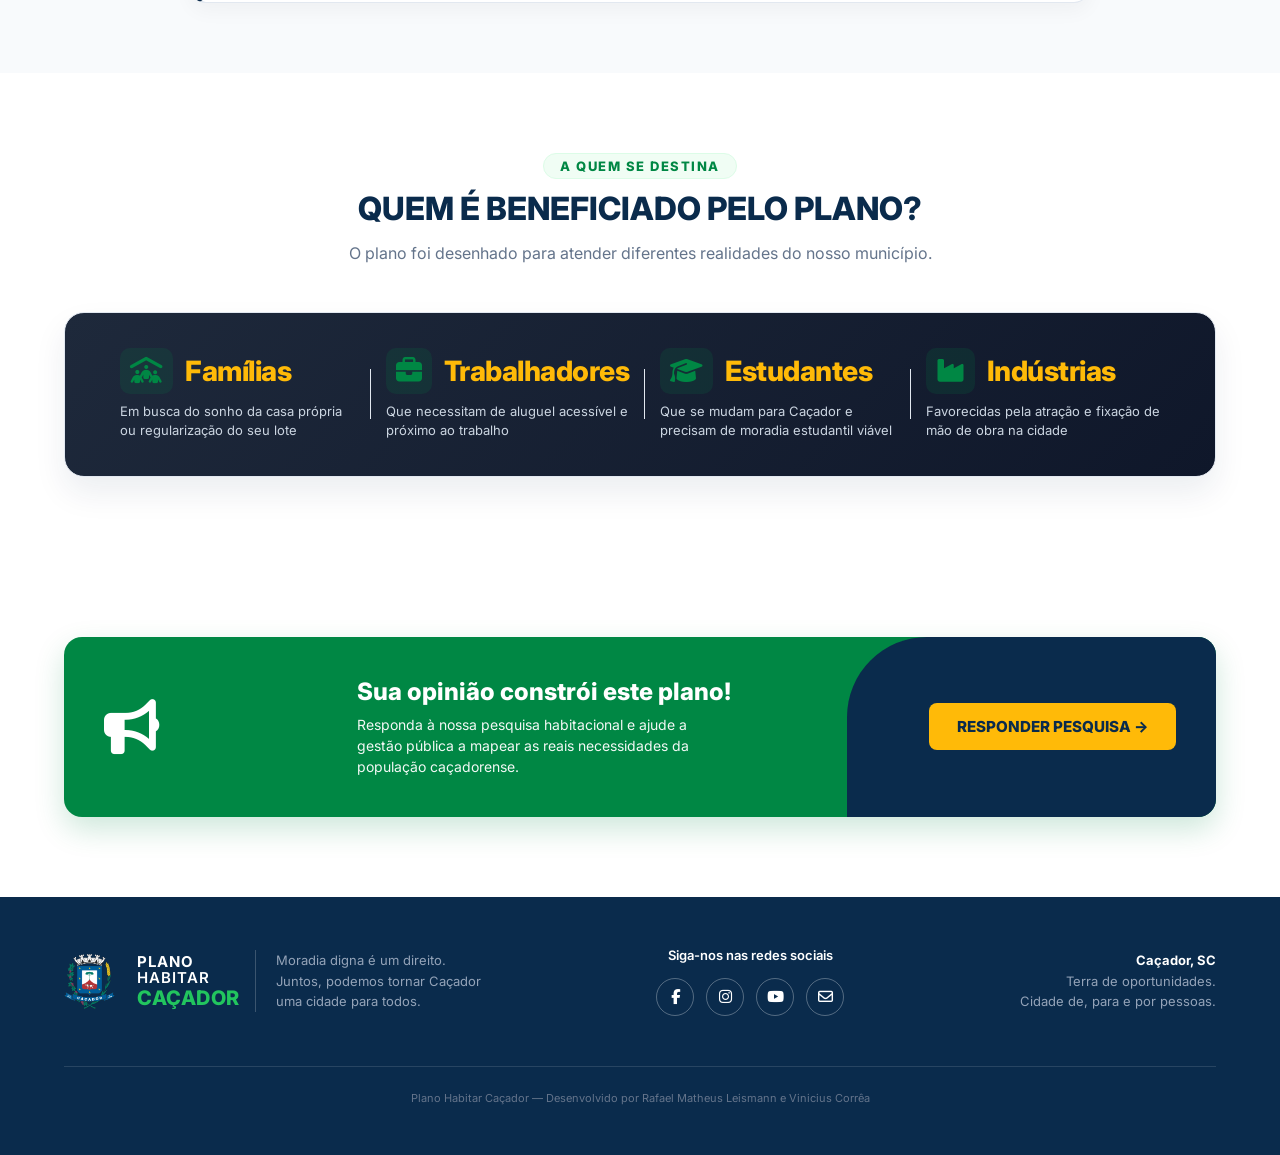
<file: sobre_o_projeto.html>
<!DOCTYPE html>
<html lang="pt-BR">
<head>
    <meta charset="UTF-8">
    <meta name="viewport" content="width=device-width, initial-scale=1.0">
    <title>Sobre o Projeto - Plano Habitar Caçador</title>
    <link rel="stylesheet" href="style.css">
    <link rel="icon" type="image/svg+xml" href="favicon.svg">
    <!-- Font Awesome para Ícones -->
    <link rel="stylesheet" href="https://cdnjs.cloudflare.com/ajax/libs/font-awesome/6.4.0/css/all.min.css">
    <!-- Google Fonts Inter -->
    <link href="https://fonts.googleapis.com/css2?family=Inter:wght@300;400;500;600;700;800&display=swap" rel="stylesheet">
</head>
<body>

    <!-- VLibras: widget oficial do Governo Federal (Libras) -->
    <div vw class="enabled">
        <div vw-access-button class="active"></div>
        <div vw-plugin-wrapper>
            <div class="vw-plugin-top-wrapper"></div>
        </div>
    </div>
    <script src="https://vlibras.gov.br/app/vlibras-plugin.js"></script>
    <script>
        new window.VLibras.Widget('https://vlibras.gov.br/app/');
    </script>

    <!-- CABEÇALHO / NAVBAR -->
    <header class="navbar">
        <div class="logo-container">
            <a href="index.html" class="logo-brand">
                <img src="brasaocacador.jpg" alt="Brasão do Município de Caçador" class="logo-brasao">
                <div class="logo-text">
                    <h1>PLANO<span>HABITAR</span><strong>CAÇADOR</strong></h1>
                </div>
            </a>
            <div class="logo-slogan">
                Moradia digna<br>para uma cidade<br>mais próspera.
            </div>
        </div>

        <nav class="nav-links">
            <a href="index.html">Home</a>
            <a href="sobre_o_projeto.html" class="active">Sobre o Projeto</a>
            <a href="servicos.html">Serviços</a>
            <a href="planejamento.html">Planejamento</a>
            <a href="guia_do_cidadao.html">Guia do Cidadão</a>
        </nav>

        <div class="header-actions">
            <button id="theme-toggle" class="btn-theme-toggle" aria-label="Alternar Tema Claro/Escuro" title="Alternar Modo Escuro">
                <i id="theme-icon" class="fa-solid fa-moon"></i>
            </button>
            <a href="index.html#pesquisa" class="btn btn-green"><i class="fa-regular fa-user"></i> PARTICIPE</a>
        </div>
    </header>

    <!-- ==========================================
         NOVA SEÇÃO: SOBRE O PROJETO (SEM IMAGEM DE FUNDO)
    ========================================== -->
    <section class="sobre-projeto-section">
        <div class="sobre-projeto-container">
            <div class="sobre-badge">
                <i class="fa-solid fa-shield-halved"></i> TRANSPARÊNCIA E PLANEJAMENTO
            </div>

            <h1 class="sobre-titulo">
                SOBRE O <span class="destaque-plano">PLANO HABITAR</span>
            </h1>

            <p class="sobre-descricao">
                Uma iniciativa estratégica para diagnosticar, planejar e implementar soluções de moradia digna, sustentável e acessível para toda a população caçadorense.
            </p>

            <div class="sobre-pilares">
                <div class="pilar-item">
                    <div class="pilar-icon green"><i class="fa-solid fa-magnifying-glass-chart"></i></div>
                    <div>
                        <strong>Diagnóstico</strong>
                        <span>Mapeamento da habitação</span>
                    </div>
                </div>
                <div class="pilar-item">
                    <div class="pilar-icon blue"><i class="fa-solid fa-compass-drafting"></i></div>
                    <div>
                        <strong>Planejamento</strong>
                        <span>Ações de curto e longo prazo</span>
                    </div>
                </div>
                <div class="pilar-item">
                    <div class="pilar-icon yellow"><i class="fa-solid fa-house-chimney-user"></i></div>
                    <div>
                        <strong>Moradia Digna</strong>
                        <span>Acessível e sustentável</span>
                    </div>
                </div>
            </div>
        </div>
    </section>

    <!-- O QUE É O PROJETO -->
    <section class="panorama">
        <div class="panorama-header">
            <span class="section-tag">CONHEÇA A INICIATIVA</span>
            <h2>O QUE É O PLANO HABITAR CAÇADOR?</h2>
            <p>O Plano Habitar Caçador é o instrumento técnico e participativo que orienta as políticas públicas de habitação de interesse social no município, integrando planejamento urbano, inclusão social e desenvolvimento econômico.</p>
        </div>

        <!-- PILARES PRINCIPAIS -->
        <div class="numbered-list">
            <div class="numbered-item">
                <span class="numbered-digit">01</span>
                <div class="numbered-content">
                    <h4>Moradia Digna</h4>
                    <p>Garantir que as famílias de Caçador tenham acesso a moradias seguras, com saneamento básico, energia e infraestrutura urbana adequada.</p>
                </div>
            </div>
            <div class="numbered-item">
                <span class="numbered-digit">02</span>
                <div class="numbered-content">
                    <h4>Regularização Fundiária</h4>
                    <p>Legalizar áreas urbanas consolidadas, concedendo aos moradores a escritura definitiva de seus imóveis e segurança jurídica.</p>
                </div>
            </div>
            <div class="numbered-item">
                <span class="numbered-digit">03</span>
                <div class="numbered-content">
                    <h4>Acessibilidade Financeira</h4>
                    <p>Fomentar parcerias e modelos de financiamento que reduzam o impacto do aluguel na renda familiar dos trabalhadores e estudantes.</p>
                </div>
            </div>
            <div class="numbered-item">
                <span class="numbered-digit">04</span>
                <div class="numbered-content">
                    <h4>Crescimento Ordenado</h4>
                    <p>Direcionar a expansão habitacional da cidade de forma sustentável, alinhada às necessidades do setor produtivo e das indústrias locais.</p>
                </div>
            </div>
        </div>
    </section>

    <!-- TEASER: PLANEJAMENTO -->
    <section class="simulator-section">
        <div class="simulator-container" style="border-left-color: #0A2B4C;">
            <div class="simulator-text">
                <h2>Quer saber como isso vai acontecer?</h2>
                <p>Conheça o cronograma completo de execução do plano, com as etapas de diagnóstico, escuta comunitária, diretrizes e metas de curto, médio e longo prazo.</p>
            </div>
            <a href="planejamento.html" class="btn btn-blue" style="margin: 0 auto;">VER PLANEJAMENTO COMPLETO &rarr;</a>
        </div>
    </section>

    <!-- PÚBLICO-ALVO -->
    <section class="panorama">
        <div class="panorama-header">
            <span class="section-tag">A QUEM SE DESTINA</span>
            <h2>QUEM É BENEFICIADO PELO PLANO?</h2>
            <p>O plano foi desenhado para atender diferentes realidades do nosso município.</p>
        </div>

        <div class="stats-panel-horizontal" style="background: linear-gradient(135deg, #1E293B, #0F172A);">
            <div class="stat-item">
                <div class="stat-header">
                    <i class="fa-solid fa-people-roof stat-icon"></i>
                    <span class="stat-value">Famílias</span>
                </div>
                <p class="stat-desc">Em busca do sonho da casa própria ou regularização do seu lote</p>
            </div>

            <div class="stat-divider"></div>

            <div class="stat-item">
                <div class="stat-header">
                    <i class="fa-solid fa-briefcase stat-icon"></i>
                    <span class="stat-value">Trabalhadores</span>
                </div>
                <p class="stat-desc">Que necessitam de aluguel acessível e próximo ao trabalho</p>
            </div>

            <div class="stat-divider"></div>

            <div class="stat-item">
                <div class="stat-header">
                    <i class="fa-solid fa-graduation-cap stat-icon"></i>
                    <span class="stat-value">Estudantes</span>
                </div>
                <p class="stat-desc">Que se mudam para Caçador e precisam de moradia estudantil viável</p>
            </div>

            <div class="stat-divider"></div>

            <div class="stat-item">
                <div class="stat-header">
                    <i class="fa-solid fa-industry stat-icon"></i>
                    <span class="stat-value">Indústrias</span>
                </div>
                <p class="stat-desc">Favorecidas pela atração e fixação de mão de obra na cidade</p>
            </div>
        </div>
    </section>

    <!-- CALL TO ACTION -->
    <section class="cta-section">
        <div class="cta-box">
            <div class="cta-icon">
                <i class="fa-solid fa-bullhorn"></i>
            </div>
            <div class="cta-content">
                <h2>Sua opinião constrói este plano!</h2>
                <p>Responda à nossa pesquisa habitacional e ajude a gestão pública a mapear as reais necessidades da população caçadorense.</p>
            </div>
            <a href="https://docs.google.com/forms/d/e/1FAIpQLSewV85OoJQ3cArlmn6vn6lVAgEoa7BUQ8nGz9EV23yz-bv1gg/viewform?usp=publish-editor" target="_blank" class="btn btn-yellow-dark">RESPONDER PESQUISA &rarr;</a>
        </div>
    </section>

    <!-- RODAPÉ -->
    <footer>
        <div class="footer-logo">
            <a href="index.html" class="footer-brand">
                <img src="brasaocacador.jpg" alt="Brasão do Município de Caçador" class="logo-brasao">
                <div class="logo-text">
                    <h2>PLANO<span>HABITAR</span><strong>CAÇADOR</strong></h2>
                </div>
            </a>
            <div class="footer-slogan">
                Moradia digna é um direito.<br>
                Juntos, podemos tornar Caçador<br>
                uma cidade para todos.
            </div>
        </div>

        <div class="footer-social">
            <p>Siga-nos nas redes sociais</p>
            <div class="social-icons">
                <a href="#"><i class="fa-brands fa-facebook-f"></i></a>
                <a href="#"><i class="fa-brands fa-instagram"></i></a>
                <a href="#"><i class="fa-brands fa-youtube"></i></a>
                <a href="#"><i class="fa-regular fa-envelope"></i></a>
            </div>
        </div>

        <div class="footer-location">
            <strong>Caçador, SC</strong><br>
            Terra de oportunidades.<br>
            Cidade de, para e por pessoas.
        </div>

        <div class="footer-credit">
            Plano Habitar Caçador &mdash; Desenvolvido por Rafael Matheus Leismann e Vinicius Corrêa
        </div>
    </footer>

    <!-- SCRIPTS -->
    <script src="scripts.js"></script>
</body>
</html>
</file>
<file: style.css>
/* =========================================
   VARIÁVEIS CSS (MODO CLARO E ESCURO)
   ========================================= */
:root {
    /* Cores de Marca (Constantes) */
    --primary-green: #008744;
    --primary-yellow: #FFBA08;
    --light-blue: #2563EB;

    /* Cores Temáticas Modo Claro (Padrão) */
    --bg-body: #FFFFFF;
    --bg-card: #FFFFFF;
    --bg-navbar: #FFFFFF;
    --bg-section-alt: #F8FAFC;
    --bg-hero-card: rgba(255, 255, 255, 0.88);
    --border-hero-card: rgba(255, 255, 255, 0.95);

    --bg-stats: #0A2B4C;
    --text-stats-desc: #CBD5E1;

    --bg-tag: #F0FDF4;
    --border-tag: #DCFCE7;

    --text-dark: #1E293B;
    --text-heading: #0A2B4C;
    --text-muted: #64748B;
    --border-color: #E2E8F0;

    --shadow-sm: 0 2px 10px rgba(0, 0, 0, 0.03);
    --shadow-md: 0 8px 20px rgba(0, 0, 0, 0.04);
    --shadow-lg: 0 16px 32px rgba(10, 43, 76, 0.08);

    --font-main: 'Inter', sans-serif;
}

/* Sobrescrita para Modo Escuro */
body.dark-mode {
    --bg-body: #0F172A;        /* Slate 900 escuro */
    --bg-card: #1E293B;        /* Slate 800 */
    --bg-navbar: #1E293B;
    --bg-section-alt: #0B132B;
    --bg-hero-card: rgba(15, 23, 42, 0.88);
    --border-hero-card: rgba(255, 255, 255, 0.1);

    --bg-stats: #1E293B;
    --text-stats-desc: #94A3B8;

    --bg-tag: rgba(0, 135, 68, 0.2);
    --border-tag: rgba(0, 135, 68, 0.4);

    --text-dark: #F8FAFC;       /* Slate 50 ultra claro */
    --text-heading: #38BDF8;    /* Azul elétrico vibrante */
    --text-muted: #94A3B8;      /* Slate 400 */
    --border-color: #334155;    /* Slate 700 */

    --shadow-sm: 0 2px 10px rgba(0, 0, 0, 0.3);
    --shadow-md: 0 8px 20px rgba(0, 0, 0, 0.35);
    --shadow-lg: 0 16px 32px rgba(0, 0, 0, 0.45);
}

/* Reset Geral */
* {
    margin: 0;
    padding: 0;
    box-sizing: border-box;
    font-family: var(--font-main);
    transition: background-color 0.3s ease, border-color 0.3s ease, color 0.3s ease;
}

html {
    scroll-behavior: smooth;
}

body {
    background-color: var(--bg-body);
    color: var(--text-dark);
}

/* =========================================
   UTILITÁRIOS DE BOTÕES
   ========================================= */
.btn {
    padding: 12px 26px;
    border-radius: 8px;
    font-weight: 700;
    text-decoration: none;
    display: inline-flex;
    align-items: center;
    gap: 10px;
    transition: all 0.3s ease;
    cursor: pointer;
    border: none;
    font-size: 0.95rem;
}

.btn-green {
    background-color: var(--primary-green);
    color: #FFFFFF;
    box-shadow: 0 4px 12px rgba(0, 135, 68, 0.25);
}
.btn-green:hover {
    background-color: #006D37;
    transform: translateY(-2px);
}

.btn-blue {
    background-color: #0A2B4C;
    color: #FFFFFF;
    padding: 14px 28px;
    box-shadow: 0 6px 18px rgba(10, 43, 76, 0.25);
}
body.dark-mode .btn-blue {
    background-color: var(--primary-green);
}
.btn-blue:hover {
    opacity: 0.9;
    transform: translateY(-2px);
}

.btn-yellow-dark {
    background-color: var(--primary-yellow);
    color: #0A2B4C;
    font-weight: 800;
    padding: 14px 28px;
}
.btn-yellow-dark:hover {
    background-color: #E5A800;
    transform: translateY(-2px);
}

.btn-outline {
    background-color: var(--bg-card);
    border: 2px solid var(--primary-green);
    color: var(--primary-green);
    padding: 12px 26px;
    box-shadow: var(--shadow-sm);
}
.btn-outline:hover {
    background-color: var(--primary-green);
    color: #FFFFFF;
    transform: translateY(-2px);
}

/* =========================================
   NAVBAR & BOTÃO DE TEMA (MODO ESCURO)
   ========================================= */
.navbar {
    display: flex;
    justify-content: space-between;
    align-items: center;
    padding: 16px 5%;
    border-bottom: 1px solid var(--border-color);
    background-color: var(--bg-navbar);
    position: sticky;
    top: 0;
    z-index: 100;
    box-shadow: var(--shadow-sm);
}

.logo-container {
    display: flex;
    align-items: center;
    gap: 15px;
}

.logo-icon {
    font-size: 38px;
    color: var(--text-heading);
}

.logo-text h1 {
    font-size: 15px;
    line-height: 1.1;
    color: var(--text-heading);
    font-weight: 800;
    letter-spacing: -0.3px;
}
.logo-text span { font-weight: 400; display: block;}
.logo-text strong { color: var(--primary-green); font-size: 20px;}

.logo-slogan {
    border-left: 1px solid var(--border-color);
    padding-left: 15px;
    font-size: 12px;
    color: var(--text-muted);
    line-height: 1.4;
    font-weight: 500;
}

.nav-links a {
    text-decoration: none;
    color: var(--text-dark);
    margin: 0 14px;
    font-size: 14px;
    font-weight: 600;
    transition: color 0.2s;
}

.nav-links a.active, .nav-links a:hover {
    color: var(--text-heading);
}

/* Botão de Alternar Modo Claro/Escuro */
.header-actions {
    display: flex;
    align-items: center;
    gap: 14px;
}

.btn-theme-toggle {
    width: 42px;
    height: 42px;
    border-radius: 50%;
    border: 1px solid var(--border-color);
    background-color: var(--bg-card);
    color: var(--text-dark);
    display: flex;
    align-items: center;
    justify-content: center;
    font-size: 18px;
    cursor: pointer;
    box-shadow: var(--shadow-sm);
    transition: all 0.3s ease;
}

.btn-theme-toggle:hover {
    background-color: var(--bg-section-alt);
    color: var(--primary-yellow);
    transform: rotate(15deg) scale(1.08);
}

/* =========================================
   HERO SECTION
   ========================================= */
.hero {
    position: relative;
    background: url('hero-bg.png') no-repeat center bottom / cover;
    padding: 80px 5% 120px;
    display: flex;
    align-items: center;
    min-height: 82vh;
}

.hero-content {
    position: relative;
    z-index: 2;
    max-width: 580px;
    background: var(--bg-hero-card);
    backdrop-filter: blur(14px);
    -webkit-backdrop-filter: blur(14px);
    padding: 40px;
    border-radius: 20px;
    border: 1px solid var(--border-hero-card);
    box-shadow: var(--shadow-lg);
}

.hero-subtitle {
    display: block;
    font-size: 20px;
    font-weight: 700;
    letter-spacing: 1.5px;
    color: var(--text-heading);
    margin-bottom: 6px;
}

.hero-title {
    font-size: 50px;
    font-weight: 800;
    line-height: 1.1;
    margin-bottom: 22px;
    color: var(--text-heading);
}

.hero-title .highlight-badge {
    color: var(--primary-green);
    background: var(--bg-card);
    padding: 6px 18px;
    border-radius: 8px;
    display: inline-block;
    margin-top: 8px;
    box-shadow: var(--shadow-sm);
    border: 1px solid var(--border-color);
}

.hero-description {
    font-size: 16px;
    margin-bottom: 30px;
    font-weight: 500;
    line-height: 1.6;
    color: var(--text-dark);
}

.hero-buttons {
    display: flex;
    gap: 15px;
    flex-wrap: wrap;
}

/* =========================================
   PANORAMA HABITACIONAL
   ========================================= */
.panorama {
    padding: 80px 5%;
    background-color: var(--bg-body);
    display: flex;
    flex-direction: column;
    gap: 45px;
}

.panorama-header {
    text-align: center;
    max-width: 750px;
    margin: 0 auto;
}

.panorama-header .section-tag {
    display: inline-block;
    color: var(--primary-green);
    font-size: 13px;
    font-weight: 800;
    letter-spacing: 1.5px;
    text-transform: uppercase;
    margin-bottom: 10px;
    background: var(--bg-tag);
    padding: 4px 16px;
    border-radius: 20px;
    border: 1px solid var(--border-tag);
}

.panorama-header h2 {
    color: var(--text-heading);
    font-size: 32px;
    font-weight: 800;
    margin-bottom: 12px;
    line-height: 1.25;
}

.panorama-header p {
    color: var(--text-muted);
    font-size: 16px;
    line-height: 1.6;
}

.cards-container {
    display: grid;
    grid-template-columns: repeat(4, 1fr);
    gap: 24px;
}

.card {
    background: var(--bg-card);
    border: 1px solid var(--border-color);
    border-radius: 16px;
    padding: 30px 24px;
    box-shadow: var(--shadow-md);
    display: flex;
    flex-direction: column;
}

.card:hover {
    transform: translateY(-6px);
    box-shadow: var(--shadow-lg);
}

.card-icon {
    width: 54px;
    height: 54px;
    border-radius: 12px;
    display: flex;
    justify-content: center;
    align-items: center;
    font-size: 22px;
    margin-bottom: 22px;
    color: white;
}

.card-icon.blue { background-color: var(--light-blue); }
.card-icon.green { background-color: var(--primary-green); }
.card-icon.yellow { background-color: var(--primary-yellow); color: #0A2B4C; }
.card-icon.dark-blue { background-color: #0A2B4C; }

.card h4 {
    font-size: 18px;
    margin-bottom: 12px;
    color: var(--text-heading);
    font-weight: 700;
    line-height: 1.3;
}

.card p {
    font-size: 14px;
    color: var(--text-muted);
    margin-bottom: 24px;
    line-height: 1.6;
    flex-grow: 1;
}

.card-link {
    font-size: 13px;
    font-weight: 700;
    color: var(--primary-green);
    text-decoration: none;
    display: inline-flex;
    align-items: center;
    gap: 6px;
}

.card-link:hover {
    gap: 10px;
    color: #006D37;
}

/* Barra de Estatísticas */
.stats-panel-horizontal {
    background-color: var(--bg-stats);
    border: 1px solid var(--border-color);
    border-radius: 20px;
    padding: 35px 40px;
    display: flex;
    align-items: center;
    justify-content: space-between;
    box-shadow: var(--shadow-lg);
}

.stat-item {
    flex: 1;
    display: flex;
    flex-direction: column;
    gap: 8px;
    padding: 0 15px;
}

.stat-header {
    display: flex;
    align-items: center;
    gap: 12px;
}

.stat-header .stat-icon {
    font-size: 26px;
    color: var(--primary-green);
    background: rgba(0, 135, 68, 0.15);
    padding: 10px;
    border-radius: 10px;
}

.stat-header .stat-value {
    font-size: 28px;
    font-weight: 800;
    color: var(--primary-yellow);
    letter-spacing: -0.5px;
}

.stat-desc {
    font-size: 13px;
    line-height: 1.5;
    color: var(--text-stats-desc);
}

.stat-divider {
    width: 1px;
    height: 50px;
    background-color: var(--border-color);
}

/* =========================================
   SIMULADOR DE ALUGUEL
   ========================================= */
.simulator-section {
    padding: 70px 5%;
    background-color: var(--bg-section-alt);
}

.simulator-container {
    max-width: 900px;
    margin: 0 auto;
    background: var(--bg-card);
    border-radius: 16px;
    padding: 40px;
    box-shadow: var(--shadow-md);
    display: flex;
    align-items: center;
    gap: 40px;
    border-left: 6px solid var(--primary-green);
    border-top: 1px solid var(--border-color);
    border-right: 1px solid var(--border-color);
    border-bottom: 1px solid var(--border-color);
}

.simulator-text { flex: 1; }
.simulator-text h2 { color: var(--text-heading); margin-bottom: 12px; font-size: 24px; font-weight: 800;}
.simulator-text p { color: var(--text-muted); font-size: 15px; line-height: 1.6; }

.simulator-box { flex: 1; display: flex; flex-direction: column; gap: 15px; }
.simulator-box label { font-weight: 700; color: var(--text-heading); font-size: 14px;}
.simulator-box input {
    padding: 14px 18px;
    background-color: var(--bg-body);
    color: var(--text-dark);
    border: 2px solid var(--border-color);
    border-radius: 8px;
    font-size: 18px;
    width: 100%;
    outline: none;
}
.simulator-box input:focus { border-color: var(--primary-green); }

.resultado-box {
    margin-top: 5px;
    background: var(--bg-tag);
    padding: 20px;
    border-radius: 10px;
    text-align: center;
    border: 1px solid var(--border-tag);
}
.resultado-box span { font-size: 12px; color: var(--primary-green); text-transform: uppercase; font-weight: 800; letter-spacing: 0.5px;}
.resultado-box h3 { font-size: 32px; color: var(--primary-green); margin-top: 4px; font-weight: 800;}

/* =========================================
   CTA & PESQUISA
   ========================================= */
.cta-section {
    padding: 80px 5%;
    display: flex;
    gap: 30px;
    align-items: center;
    flex-wrap: wrap;
    background-color: var(--bg-body);
}

.cta-box {
    flex: 2 1 600px;
    background-color: var(--primary-green);
    color: #FFFFFF;
    padding: 40px;
    border-radius: 18px;
    display: flex;
    align-items: center;
    justify-content: space-between;
    gap: 20px;
    position: relative;
    overflow: hidden;
    box-shadow: 0 12px 30px rgba(0, 135, 68, 0.2);
}

.cta-box::before {
    content: '';
    position: absolute;
    right: 0; top: 0; bottom: 0;
    width: 32%;
    background-color: #0A2B4C;
    z-index: 1;
    border-top-left-radius: 80px;
}

.cta-icon, .cta-content, .btn-yellow-dark { position: relative; z-index: 2; }

.cta-icon { font-size: 55px; position: relative; color: #FFFFFF; }
.cta-icon .heart-icon { font-size: 22px; position: absolute; top: 50%; left: 50%; transform: translate(-50%, -50%); color: var(--primary-green);}

.cta-content h2 { font-size: 24px; margin-bottom: 8px; font-weight: 800;}
.cta-content p { font-size: 14px; opacity: 0.95; max-width: 350px; line-height: 1.5;}

.trust-icons {
    flex: 1 1 300px;
    display: flex;
    justify-content: space-between;
    gap: 10px;
    background: var(--bg-card);
    padding: 25px;
    border-radius: 18px;
    border: 1px solid var(--border-color);
    box-shadow: var(--shadow-sm);
}
.trust-item { text-align: center; font-size: 12px; color: var(--text-dark); font-weight: 600; line-height: 1.4;}
.trust-item i { font-size: 26px; color: var(--primary-green); margin-bottom: 12px; display: block;}

/* =========================================
   FOOTER (RODAPÉ)
   ========================================= */
footer {
    background-color: #0A2B4C;
    color: #FFFFFF;
    padding: 50px 5%;
    display: flex;
    justify-content: space-between;
    align-items: center;
    flex-wrap: wrap;
    gap: 40px;
}

body.dark-mode footer {
    background-color: #0B132B;
    border-top: 1px solid var(--border-color);
}

.footer-logo { display: flex; align-items: center; gap: 15px; }
.footer-logo .logo-icon { font-size: 38px; color: #FFFFFF; }
.footer-logo h2 { font-size: 15px; line-height: 1.2; font-weight: 800;}
.footer-logo span { font-weight: 400;}
.footer-logo strong { font-size: 20px; color: var(--primary-yellow);}
.footer-slogan { border-left: 1px solid rgba(255,255,255,0.2); padding-left: 20px; font-size: 13px; color: #94A3B8; line-height: 1.6;}

.footer-social p { font-size: 13px; margin-bottom: 15px; text-align: center; font-weight: 600;}
.social-icons { display: flex; gap: 12px; }
.social-icons a {
    width: 38px; height: 38px;
    border: 1px solid rgba(255,255,255,0.3);
    border-radius: 50%;
    display: flex; justify-content: center; align-items: center;
    color: #FFFFFF;
    text-decoration: none;
    transition: 0.3s;
    font-size: 15px;
}
.social-icons a:hover { background: var(--primary-yellow); color: #0A2B4C; border-color: var(--primary-yellow);}

.footer-location { font-size: 13px; text-align: right; color: #94A3B8; line-height: 1.6;}
.footer-location strong { color: #FFFFFF; }

/* =========================================
   RESPONSIVIDADE
   ========================================= */
@media (max-width: 1024px) {
    .navbar { flex-direction: column; gap: 15px; }
    .nav-links { flex-wrap: wrap; justify-content: center; gap: 10px; }
    .cards-container { grid-template-columns: repeat(2, 1fr); }
    .stats-panel-horizontal {
        flex-direction: column;
        align-items: flex-start;
        gap: 25px;
        padding: 30px;
    }
    .stat-divider { width: 100%; height: 1px; }
    .stat-item { padding: 0; }
    .cta-box::before { display: none; }
    .cta-box { flex-direction: column; text-align: center; }
}

@media (max-width: 640px) {
    .cards-container { grid-template-columns: 1fr; }
    .hero-title { font-size: 38px; }
    .hero-content { padding: 25px; }
    .simulator-container { flex-direction: column; text-align: center; }
    .simulator-container { border-left: none; border-top: 6px solid var(--primary-green); }
    .trust-icons { flex-wrap: wrap; justify-content: center; gap: 20px;}
    .trust-item { width: 40%; }
    footer { flex-direction: column; text-align: center; }
    .footer-slogan { border-left: none; border-top: 1px solid rgba(255,255,255,0.2); padding-left: 0; padding-top: 15px; margin-top: 15px;}
    .footer-location { text-align: center; }
}
/* Ajuste do Brasão de Caçador */
.logo-brasao {
    height: 55px; /* Altere a altura se preferir maior ou menor */
    width: auto;
    object-fit: contain;
    margin-right: 10px;
}

.logo-brand, .footer-brand {
    display: flex;
    align-items: center;
    text-decoration: none;
}
/* ==========================================
   CORREÇÃO DA LOGO NO RODAPÉ (FUNDO ESCURO)
========================================== */
.footer-brand {
  display: flex;
  align-items: center;
  gap: 12px;
  text-decoration: none;
}

footer .logo-text {
  display: flex;
  flex-direction: column;
  text-align: left;
}

footer .logo-text h2 {
  font-size: 15px;
  font-weight: 700;
  line-height: 1.1;
  color: #FFFFFF !important; /* "PLANO" em branco brilhante */
  letter-spacing: 1px;
  margin: 0;
  text-transform: uppercase;
}

footer .logo-text h2 span {
  display: block;
  color: #FFFFFF !important; /* "HABITAR" em branco legível */
  font-weight: 600;
}

footer .logo-text h2 strong {
  display: block;
  color: #22C55E !important; /* "CAÇADOR" em verde vibrante (ou use #FFC107 se preferir amarelo) */
  font-size: 20px;
  font-weight: 800;
  letter-spacing: 0.5px;
}
/* ==========================================
   NOVA SEÇÃO: SOBRE O PROJETO (ISOLADO)
========================================== */
.sobre-projeto-section {
    background: var(--bg-section-alt);
    padding: 50px 20px;
    width: 100%;
}

.sobre-projeto-container {
    max-width: 1100px;
    margin: 0 auto;
    background: var(--bg-card);
    border-radius: 16px;
    padding: 40px;
    box-shadow: var(--shadow-md);
    border-left: 6px solid var(--primary-green);
    border-right: 1px solid var(--border-color);
    border-top: 1px solid var(--border-color);
    border-bottom: 1px solid var(--border-color);
}

.sobre-badge {
    display: inline-flex;
    align-items: center;
    gap: 8px;
    font-size: 12px;
    font-weight: 800;
    color: var(--primary-green);
    letter-spacing: 1px;
    text-transform: uppercase;
    margin-bottom: 14px;
}

.sobre-titulo {
    font-size: 32px;
    font-weight: 800;
    color: var(--text-heading);
    line-height: 1.2;
    margin-bottom: 16px;
}

.sobre-titulo .destaque-plano {
    color: var(--primary-green);
    border: 2px solid var(--primary-green);
    padding: 2px 12px;
    border-radius: 8px;
    display: inline-block;
}

.sobre-descricao {
    font-size: 16px;
    color: var(--text-muted);
    line-height: 1.6;
    max-width: 850px;
    margin-bottom: 30px;
}

.sobre-pilares {
    display: grid;
    grid-template-columns: repeat(auto-fit, minmax(220px, 1fr));
    gap: 20px;
    padding-top: 24px;
    border-top: 1px solid var(--border-color);
}

.pilar-item {
    display: flex;
    align-items: center;
    gap: 12px;
}

.pilar-icon {
    width: 42px;
    height: 42px;
    border-radius: 10px;
    display: flex;
    align-items: center;
    justify-content: center;
    font-size: 18px;
    flex-shrink: 0;
}

.pilar-icon.green { background: #dcfce7; color: #008744; }
.pilar-icon.blue { background: #e0f2fe; color: #0284c7; }
.pilar-icon.yellow { background: #fef9c3; color: #ca8a04; }

body.dark-mode .pilar-icon.green { background: rgba(0, 135, 68, 0.25); color: #4ADE80; }
body.dark-mode .pilar-icon.blue { background: rgba(2, 132, 199, 0.25); color: #38BDF8; }
body.dark-mode .pilar-icon.yellow { background: rgba(202, 138, 4, 0.25); color: #FDE047; }

.pilar-item strong {
    display: block;
    font-size: 14px;
    color: var(--text-heading);
}

.pilar-item span {
    font-size: 12px;
    color: var(--text-muted);
}

@media (max-width: 768px) {
    .sobre-projeto-container {
        padding: 25px 20px;
    }
    .sobre-titulo {
        font-size: 24px;
    }
}

/* ==========================================
   SELO / TAG DENTRO DE CARD (ex: custo, prazo)
========================================== */
.card-tag {
    display: inline-block;
    align-self: flex-start;
    font-size: 11px;
    font-weight: 800;
    letter-spacing: 0.5px;
    text-transform: uppercase;
    color: var(--primary-green);
    background: var(--bg-tag);
    border: 1px solid var(--border-tag);
    padding: 4px 12px;
    border-radius: 20px;
    margin-top: auto;
}

/* ==========================================
   FAQ (GUIA DO CIDADÃO)
========================================== */
.faq-list {
    max-width: 850px;
    margin: 0 auto;
    display: flex;
    flex-direction: column;
    gap: 14px;
}

.faq-item {
    background: var(--bg-card);
    border: 1px solid var(--border-color);
    border-radius: 12px;
    padding: 4px 24px;
    box-shadow: var(--shadow-sm);
}

.faq-item summary {
    cursor: pointer;
    list-style: none;
    padding: 18px 0;
    font-weight: 700;
    font-size: 15px;
    color: var(--text-heading);
    display: flex;
    align-items: center;
    justify-content: space-between;
    gap: 16px;
}

.faq-item summary::-webkit-details-marker { display: none; }

.faq-item summary::after {
    content: '\f078';
    font-family: 'Font Awesome 6 Free';
    font-weight: 900;
    font-size: 13px;
    color: var(--primary-green);
    transition: transform 0.25s ease;
    flex-shrink: 0;
}

.faq-item[open] summary::after {
    transform: rotate(180deg);
}

.faq-item p {
    padding-bottom: 20px;
    color: var(--text-muted);
    font-size: 14px;
    line-height: 1.65;
}

.faq-disclaimer {
    max-width: 850px;
    margin: 24px auto 0;
    font-size: 12px;
    color: var(--text-muted);
    text-align: center;
    line-height: 1.5;
}

/* ==========================================
   LINKS ÚTEIS (GUIA DO CIDADÃO)
========================================== */
.links-uteis-grid {
    display: grid;
    grid-template-columns: repeat(auto-fit, minmax(260px, 1fr));
    gap: 20px;
    max-width: 850px;
    margin: 0 auto;
}

.link-card {
    display: flex;
    align-items: center;
    gap: 16px;
    background: var(--bg-card);
    border: 1px solid var(--border-color);
    border-radius: 14px;
    padding: 22px;
    text-decoration: none;
    box-shadow: var(--shadow-sm);
}

.link-card:hover {
    transform: translateY(-4px);
    box-shadow: var(--shadow-md);
}

.link-card .link-icon {
    width: 46px;
    height: 46px;
    border-radius: 10px;
    background: var(--bg-tag);
    color: var(--primary-green);
    display: flex;
    align-items: center;
    justify-content: center;
    font-size: 20px;
    flex-shrink: 0;
}

.link-card .link-text strong {
    display: block;
    color: var(--text-heading);
    font-size: 15px;
    margin-bottom: 3px;
}

.link-card .link-text span {
    font-size: 13px;
    color: var(--text-muted);
}

.link-card .link-arrow {
    margin-left: auto;
    color: var(--primary-green);
    font-size: 14px;
}

/* ==========================================
   DADOS OFICIAIS DO IBGE (API AO VIVO)
========================================== */
.ibge-status {
    text-align: center;
    font-size: 14px;
    color: var(--text-muted);
    font-weight: 600;
    padding: 30px 0;
}

.ibge-live-badge {
    display: inline-flex;
    align-items: center;
    gap: 7px;
    font-size: 11px;
    font-weight: 800;
    letter-spacing: 1px;
    color: var(--primary-green);
    background: var(--bg-tag);
    border: 1px solid var(--border-tag);
    padding: 5px 14px;
    border-radius: 20px;
    margin-bottom: 14px;
}

.ibge-live-dot {
    width: 8px;
    height: 8px;
    border-radius: 50%;
    background: var(--primary-green);
    animation: geo-pulse 1.8s infinite;
}

.ibge-painel {
    display: flex;
    flex-wrap: wrap;
    max-width: 1100px;
    margin: 0 auto;
    background: var(--bg-card);
    border: 1px solid var(--border-color);
    border-radius: 20px;
    box-shadow: var(--shadow-lg);
    overflow: hidden;
}

.ibge-stat {
    flex: 1 1 220px;
    padding: 32px 28px;
    border-right: 1px solid var(--border-color);
    display: flex;
    flex-direction: column;
    gap: 10px;
}

.ibge-stat:last-child { border-right: none; }

.ibge-stat-label {
    display: flex;
    align-items: center;
    gap: 8px;
    font-size: 12px;
    font-weight: 700;
    color: var(--text-muted);
    text-transform: uppercase;
    letter-spacing: 0.5px;
}

.ibge-stat-label i { color: var(--primary-green); font-size: 13px; }

.ibge-valor {
    font-size: 26px;
    font-weight: 800;
    color: var(--text-heading);
    line-height: 1.25;
}

@media (max-width: 768px) {
    .ibge-stat { border-right: none; border-bottom: 1px solid var(--border-color); }
    .ibge-stat:last-child { border-bottom: none; }
}

/* ==========================================
   MAPA INTERATIVO DE CAÇADOR
========================================== */
.map-section {
    padding: 80px 5%;
    background-color: var(--bg-section-alt);
}

.map-wrapper {
    max-width: 1200px;
    margin: 0 auto;
}

#map {
    height: 480px;
    width: 100%;
    border-radius: 20px;
    box-shadow: var(--shadow-lg);
    border: 1px solid var(--border-color);
    z-index: 1;
}

body.dark-mode #map .leaflet-tile-pane {
    filter: invert(1) hue-rotate(180deg) brightness(0.95) contrast(0.9);
}

.leaflet-popup-content-wrapper {
    border-radius: 12px;
    background: var(--bg-card);
    color: var(--text-dark);
}

.leaflet-popup-tip {
    background: var(--bg-card);
}

.leaflet-popup-close-button {
    color: var(--text-muted) !important;
}

.map-popup strong {
    display: block;
    color: var(--text-heading);
    font-size: 14px;
    margin-bottom: 6px;
}

.map-popup a {
    display: inline-block;
    margin-top: 6px;
    font-size: 12px;
    font-weight: 700;
    color: var(--primary-green);
    text-decoration: none;
}

.geo-btn {
    display: flex;
    justify-content: center;
    margin: 0 auto 20px;
}

.geo-btn.loading i {
    animation: geo-spin 1s linear infinite;
}

@keyframes geo-spin {
    from { transform: rotate(0deg); }
    to { transform: rotate(360deg); }
}

.geo-marker-dot {
    width: 18px;
    height: 18px;
    border-radius: 50%;
    background: #2563EB;
    border: 3px solid #FFFFFF;
    box-shadow: 0 0 0 rgba(37, 99, 235, 0.5);
    animation: geo-pulse 1.8s infinite;
}

@keyframes geo-pulse {
    0% { box-shadow: 0 0 0 0 rgba(37, 99, 235, 0.5); }
    70% { box-shadow: 0 0 0 14px rgba(37, 99, 235, 0); }
    100% { box-shadow: 0 0 0 0 rgba(37, 99, 235, 0); }
}

.map-legend {
    display: flex;
    justify-content: center;
    flex-wrap: wrap;
    gap: 24px;
    margin-top: 20px;
}

.legend-item {
    display: inline-flex;
    align-items: center;
    gap: 8px;
    font-size: 13px;
    font-weight: 600;
    color: var(--text-dark);
}

.legend-item i {
    font-size: 11px;
}

.map-caption {
    text-align: center;
    font-size: 12px;
    color: var(--text-muted);
    margin-top: 16px;
}

/* ==========================================
   RODAPÉ: CRÉDITO DE DESENVOLVIMENTO
========================================== */
.footer-credit {
    width: 100%;
    text-align: center;
    font-size: 11px;
    color: #64748B;
    padding-top: 24px;
    margin-top: 10px;
    border-top: 1px solid rgba(255,255,255,0.12);
}

/* ==========================================
   LISTA NUMERADA (O QUE É O PLANO)
========================================== */
.numbered-list {
    max-width: 850px;
    margin: 0 auto;
}

.numbered-item {
    display: flex;
    align-items: flex-start;
    gap: 28px;
    padding: 26px 0;
    border-bottom: 1px solid var(--border-color);
}

.numbered-item:first-child { padding-top: 0; }
.numbered-item:last-child { border-bottom: none; padding-bottom: 0; }

.numbered-digit {
    font-size: 42px;
    font-weight: 800;
    color: var(--primary-green);
    opacity: 0.35;
    line-height: 1;
    min-width: 64px;
    flex-shrink: 0;
}

.numbered-content h4 {
    font-size: 18px;
    font-weight: 800;
    color: var(--text-heading);
    margin-bottom: 8px;
}

.numbered-content p {
    font-size: 14px;
    color: var(--text-muted);
    line-height: 1.6;
}

@media (max-width: 640px) {
    .numbered-item { gap: 18px; }
    .numbered-digit { font-size: 32px; min-width: 46px; }
}

/* ==========================================
   TIMELINE VERTICAL (ETAPAS)
========================================== */
.timeline {
    position: relative;
    max-width: 700px;
    margin: 0 auto;
    padding-left: 56px;
}

.timeline::before {
    content: '';
    position: absolute;
    left: 19px;
    top: 8px;
    bottom: 8px;
    width: 2px;
    background: var(--border-color);
}

.timeline-item {
    position: relative;
    padding-bottom: 40px;
}

.timeline-item:last-child {
    padding-bottom: 0;
}

.timeline-marker {
    position: absolute;
    left: -56px;
    top: 0;
    width: 40px;
    height: 40px;
    border-radius: 50%;
    display: flex;
    align-items: center;
    justify-content: center;
    font-size: 16px;
    color: #FFFFFF;
    box-shadow: var(--shadow-md);
    z-index: 1;
}

.timeline-marker.dark-blue { background: #0A2B4C; }
.timeline-marker.green { background: var(--primary-green); }
.timeline-marker.yellow { background: var(--primary-yellow); color: #0A2B4C; }
.timeline-marker.blue { background: var(--light-blue); }

.timeline-content h4 {
    font-size: 17px;
    font-weight: 800;
    color: var(--text-heading);
    margin-bottom: 8px;
}

.timeline-content p {
    font-size: 14px;
    color: var(--text-muted);
    line-height: 1.6;
}

@media (max-width: 640px) {
    .timeline { padding-left: 46px; }
    .timeline-marker { left: -46px; width: 34px; height: 34px; font-size: 14px; }
    .timeline::before { left: 16px; }
}

/* ==========================================
   FEATURE ROWS (GALERIA DE SOLUÇÕES)
========================================== */
.feature-rows {
    display: flex;
    flex-direction: column;
    gap: 40px;
    max-width: 900px;
    margin: 0 auto;
}

.feature-row {
    display: flex;
    align-items: center;
    gap: 40px;
}

.feature-row.reverse {
    flex-direction: row-reverse;
}

.feature-visual {
    flex: 0 0 150px;
    width: 150px;
    height: 150px;
    border-radius: 24px;
    display: flex;
    align-items: center;
    justify-content: center;
    font-size: 54px;
    color: #FFFFFF;
    box-shadow: var(--shadow-lg);
}

.feature-visual.green { background: linear-gradient(135deg, var(--primary-green), #00623A); }
.feature-visual.blue { background: linear-gradient(135deg, var(--light-blue), #1D4ED8); }
.feature-visual.yellow { background: linear-gradient(135deg, var(--primary-yellow), #CA8A04); color: #0A2B4C; }
.feature-visual.dark-blue { background: linear-gradient(135deg, #0A2B4C, #1E293B); }

.feature-text { flex: 1; min-width: 0; }

.feature-text .card-tag { margin-bottom: 10px; }

.feature-text h3 {
    font-size: 22px;
    font-weight: 800;
    color: var(--text-heading);
    margin: 6px 0 10px;
}

.feature-text p {
    font-size: 15px;
    color: var(--text-muted);
    line-height: 1.6;
}

@media (max-width: 768px) {
    .feature-row, .feature-row.reverse {
        flex-direction: column;
        text-align: center;
        gap: 20px;
    }
    .feature-visual { width: 110px; height: 110px; font-size: 40px; }
}

/* ==========================================
   SCROLL REVEAL (ANIMAÇÃO AO ROLAR)
========================================== */
.reveal {
    opacity: 0;
    transform: translateY(24px);
    transition: opacity 0.6s ease, transform 0.6s ease;
}

.reveal.in-view {
    opacity: 1;
    transform: translateY(0);
}

@media (prefers-reduced-motion: reduce) {
    .reveal {
        opacity: 1;
        transform: none;
        transition: none;
    }
}

/* ==========================================
   COMPARTILHAR BAIRRO (MAPA) + TOAST
========================================== */
.popup-share-btn {
    display: inline-flex;
    align-items: center;
    gap: 6px;
    margin-top: 8px;
    margin-left: 10px;
    font-size: 12px;
    font-weight: 700;
    color: var(--text-heading);
    background: none;
    border: none;
    cursor: pointer;
    padding: 0;
}

.popup-share-btn:hover { text-decoration: underline; }

.toast {
    position: fixed;
    bottom: 28px;
    left: 50%;
    transform: translateX(-50%) translateY(20px);
    background: #0A2B4C;
    color: #FFFFFF;
    padding: 12px 22px;
    border-radius: 30px;
    font-size: 13px;
    font-weight: 600;
    box-shadow: var(--shadow-lg);
    z-index: 2000;
    opacity: 0;
    transition: opacity 0.3s ease, transform 0.3s ease;
    display: flex;
    align-items: center;
    gap: 8px;
}

.toast.show {
    opacity: 1;
    transform: translateX(-50%) translateY(0);
}

.toast i { color: var(--primary-green); }

/* ==========================================
   COMPARADOR: TRADICIONAL x SOLUÇÃO ACESSÍVEL
========================================== */
.compare-wrapper {
    max-width: 900px;
    margin: 0 auto;
}

.compare-slider {
    position: relative;
    height: 340px;
    border-radius: 20px;
    overflow: hidden;
    box-shadow: var(--shadow-lg);
    border: 1px solid var(--border-color);
    user-select: none;
}

.compare-panel {
    position: absolute;
    inset: 0;
    padding: 32px;
    display: flex;
    flex-direction: column;
    justify-content: center;
}

.compare-panel.tradicional {
    background: linear-gradient(135deg, #334155, #0F172A);
    color: #E2E8F0;
}

.compare-panel.acessivel {
    background: linear-gradient(135deg, #008744, #00623A);
    color: #FFFFFF;
    clip-path: inset(0 50% 0 0);
    box-shadow: 3px 0 0 0 #FFFFFF;
}

.compare-panel h4 {
    font-size: 13px;
    text-transform: uppercase;
    letter-spacing: 1px;
    font-weight: 800;
    margin-bottom: 16px;
    opacity: 0.85;
}

.compare-panel ul { list-style: none; display: flex; flex-direction: column; gap: 10px; min-width: 0; }

.compare-panel li {
    font-size: 14px;
    font-weight: 600;
    display: flex;
    align-items: flex-start;
    gap: 10px;
    min-width: 0;
}

.compare-panel li i {
    flex-shrink: 0;
    margin-top: 2px;
}

.compare-panel li span {
    min-width: 0;
}

.compare-handle {
    position: absolute;
    top: 0;
    bottom: 0;
    left: 50%;
    width: 0;
    z-index: 5;
    pointer-events: none;
}

.compare-handle-grip {
    position: absolute;
    top: 50%;
    left: 0;
    transform: translate(-50%, -50%);
    width: 44px;
    height: 44px;
    border-radius: 50%;
    background: #FFFFFF;
    color: #0A2B4C;
    display: flex;
    align-items: center;
    justify-content: center;
    box-shadow: var(--shadow-lg);
    font-size: 15px;
    gap: 4px;
}

.compare-range {
    position: absolute;
    inset: 0;
    width: 100%;
    height: 100%;
    margin: 0;
    opacity: 0;
    cursor: ew-resize;
    z-index: 6;
}

.compare-caption {
    text-align: center;
    font-size: 12px;
    color: var(--text-muted);
    margin-top: 16px;
    max-width: 700px;
    margin-left: auto;
    margin-right: auto;
}

@media (max-width: 640px) {
    .compare-slider { height: 460px; }
    .compare-panel { padding: 22px; }
    .compare-panel h4 { font-size: 12px; margin-bottom: 12px; }
    .compare-panel li { font-size: 13px; }
}

/* ==========================================
   STEPPER: ETAPA ATUAL DO PLANEJAMENTO
========================================== */
.stepper {
    display: flex;
    align-items: flex-start;
    max-width: 900px;
    margin: 0 auto 50px;
}

.step {
    display: flex;
    flex-direction: column;
    align-items: center;
    gap: 10px;
    flex: 0 0 auto;
    width: 120px;
}

.step-circle {
    width: 40px;
    height: 40px;
    border-radius: 50%;
    display: flex;
    align-items: center;
    justify-content: center;
    font-weight: 800;
    font-size: 14px;
    border: 2px solid var(--border-color);
    background: var(--bg-card);
    color: var(--text-muted);
    flex-shrink: 0;
}

.step span {
    font-size: 12px;
    font-weight: 700;
    text-align: center;
    color: var(--text-muted);
    line-height: 1.3;
}

.step.completed .step-circle {
    background: var(--primary-green);
    border-color: var(--primary-green);
    color: #FFFFFF;
}

.step.completed span { color: var(--text-heading); }

.step.active .step-circle {
    border-color: var(--primary-green);
    color: var(--primary-green);
    box-shadow: 0 0 0 5px rgba(0, 135, 68, 0.15);
}

.step.active span { color: var(--primary-green); }

.step-line {
    flex: 1 1 auto;
    height: 2px;
    background: var(--border-color);
    margin-top: 19px;
}

.step-line.completed { background: var(--primary-green); }

.stepper-caption {
    text-align: center;
    max-width: 700px;
    margin: -20px auto 0;
    font-size: 13px;
    color: var(--text-muted);
    line-height: 1.6;
}

@media (max-width: 768px) {
    .stepper { flex-wrap: wrap; justify-content: center; gap: 10px 0; }
    .step-line { display: none; }
    .step { width: 45%; margin-bottom: 12px; }
}

/* ==========================================
   MODAL: RESUMO EM 30 SEGUNDOS
========================================== */
.resumo-link {
    margin-top: 4px;
}

.modal-overlay {
    position: fixed;
    inset: 0;
    background: rgba(10, 43, 76, 0.65);
    display: flex;
    align-items: center;
    justify-content: center;
    padding: 20px;
    z-index: 3000;
}

/* Necessário: sem isso, o atributo "hidden" perde para o display:flex acima
   (regra de autor sempre vence a folha de estilo do navegador, mesmo com
   especificidade igual), e o modal fica preso sempre visível. */
.modal-overlay[hidden] {
    display: none;
}

.modal-box {
    position: relative;
    background: var(--bg-card);
    border-radius: 20px;
    padding: 40px;
    max-width: 460px;
    width: 100%;
    box-shadow: var(--shadow-lg);
    border: 1px solid var(--border-color);
}

.modal-close {
    position: absolute;
    top: 16px;
    right: 16px;
    width: 32px;
    height: 32px;
    border-radius: 50%;
    border: none;
    background: var(--bg-section-alt);
    color: var(--text-dark);
    font-size: 18px;
    cursor: pointer;
    display: flex;
    align-items: center;
    justify-content: center;
}

.modal-box h3 {
    font-size: 22px;
    font-weight: 800;
    color: var(--text-heading);
    margin: 10px 0 18px;
}

.modal-list {
    list-style: none;
    display: flex;
    flex-direction: column;
    gap: 14px;
    margin-bottom: 26px;
}

.modal-list li {
    display: flex;
    align-items: flex-start;
    gap: 12px;
    font-size: 14px;
    color: var(--text-dark);
    line-height: 1.5;
}

.modal-list li i {
    color: var(--primary-green);
    font-size: 15px;
    margin-top: 2px;
    flex-shrink: 0;
}

.modal-list li span {
    min-width: 0;
}
</file>
